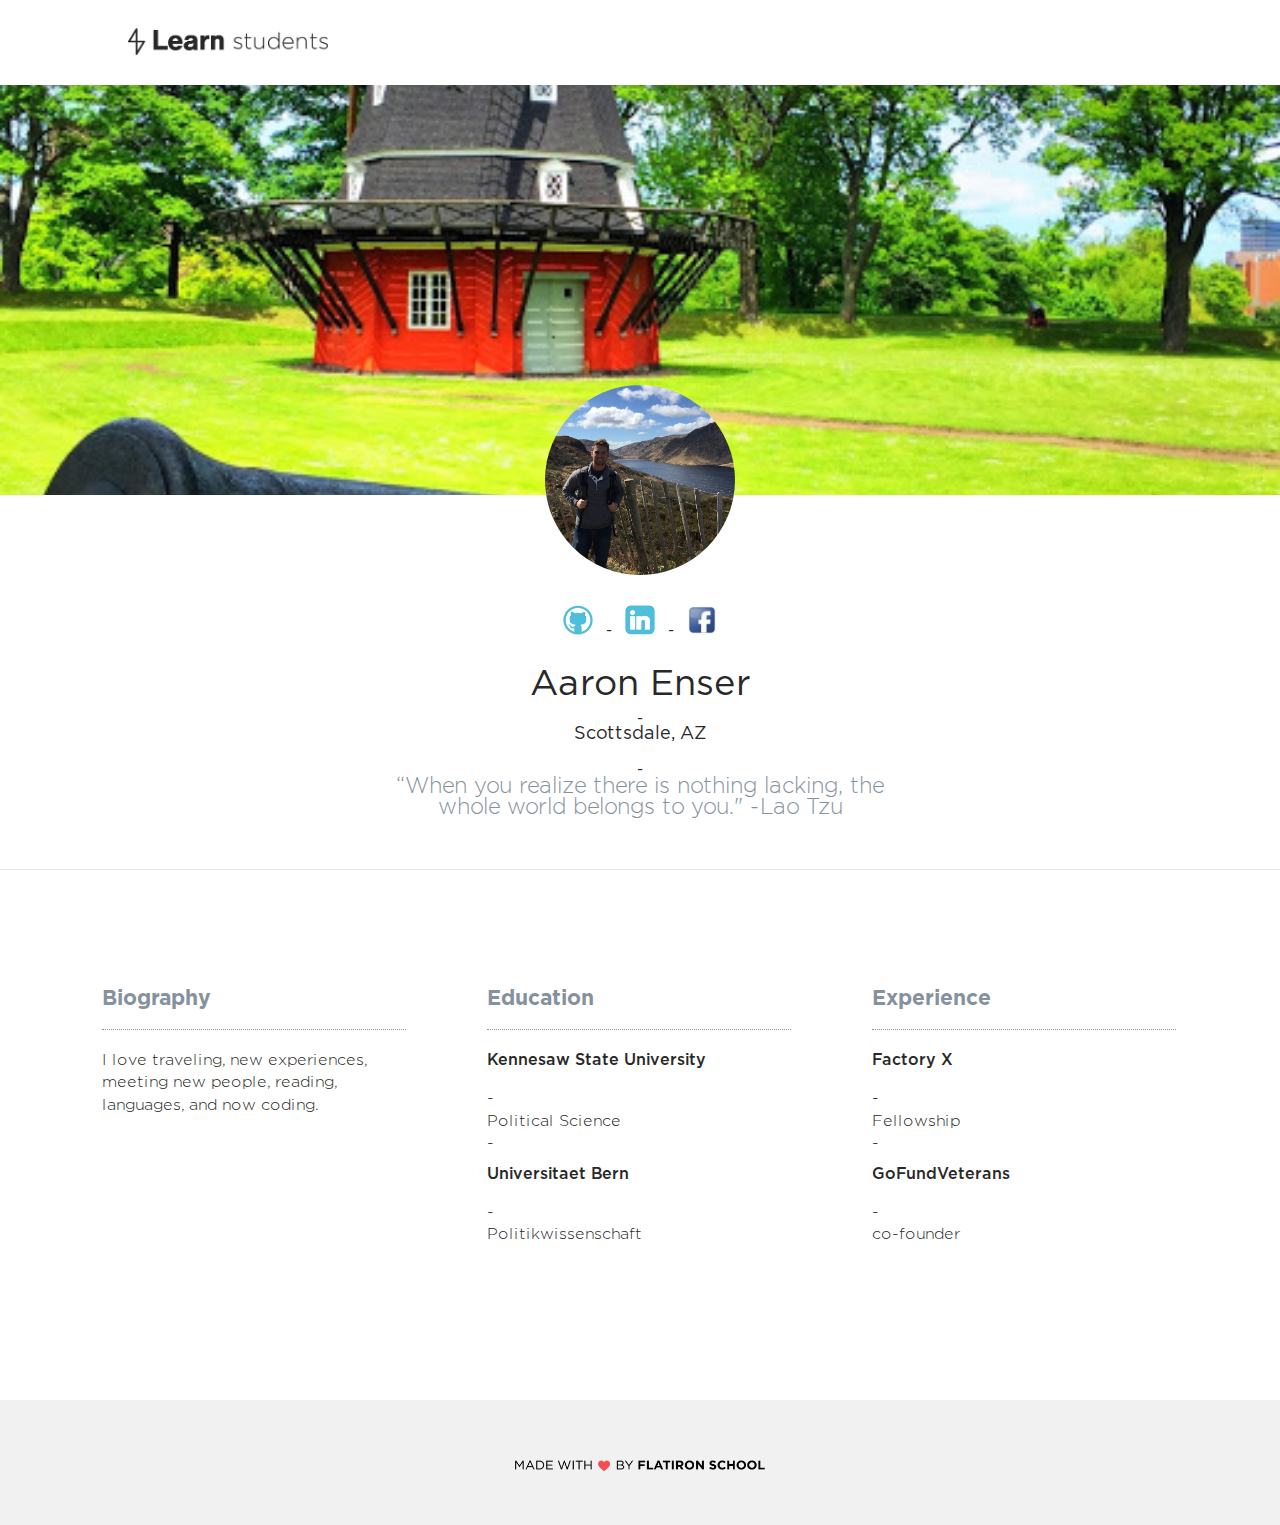
<file: students/aaron-enser.html>
<html>
  <head>
    <meta charset="utf-8"/>
    <meta name="viewport" content="width=device-width, intial-scale=1"/>
    <title>Learn Verified Student Roster</title>
    <link rel="stylesheet" href="../css/normalize.css"/>
    <link rel="stylesheet" href="../css/fonts.css"/>
    <link rel="stylesheet" href="../css/styles.css"/>
  </head>
  <body>
    <div class="main-wrapper profile">
      <header class="header">
        <a href="/">
          <img class="learn-logo" src="../assets/img/logo.png"/>
        </a>
      </header>
      <div class="profile-banner" id="aaron-enser-cover"></div>
      <div class="vitals-container">
        <div class="profile-photo" id="aaron-enser-card"></div>
        <div class="social-icon-container">
          <a href="http://www.github.com/aenser"><img class="social-icon" src="../assets/img/github-icon.png"/></a>
 -          <a href="https://www.linkedin.com/in/aaron-enser-96a756a6"><img class="social-icon" src="../assets/img/linkedin-icon.png"/></a>
 -          <a href="https://facebook.com/aaronenser"><img class="social-icon" src="../assets/img/facebook.png"/></a>
        </div>
        <div class="vitals-text-container">
          <h1 class="profile-name">Aaron Enser</h1>
 -          <h2 class="profile-location">Scottsdale, AZ</h2>
 -          <div class="profile-quote">“When you realize there is nothing lacking, the whole world belongs to you." -Lao Tzu</div>
        </div>
      </div>
      <div class="details-container">
        <div class="bio-block details-block">
          <div class="bio-content content-holder">
            <div class="title-holder">
              <h3>Biography</h3>
            </div>
            <div class="description-holder">
              <p>I love traveling, new experiences, meeting new people, reading, languages, and now coding.</p>
            </div>
          </div>
        </div>
        <div class="education-block details-block">
          <div class="education-content content-holder">
            <div class="title-holder">
              <h3>Education</h3>
            </div>
            <div class="description-holder">
              <h4>Kennesaw State University</h4>
-             <h5>Political Science</h5>
-             <h4>Universitaet Bern</h4>
-             <h5>Politikwissenschaft</h5>
            </div>
          </div>
        </div>
        <div class="experience-block details-block">
          <div class="experience-content content-holder">
            <div class="title-holder">
              <h3>Experience</h3>
            </div>
            <div class="description-holder">
               <h4>Factory X</h4>
 -             <h5>Fellowship</h5>
 -             <h4>GoFundVeterans</h4>
 -             <h5>co-founder</h5>
            </div>

          </div>
        </div>
      </div>
      <footer class="footer">
        <img class="made-with-love" src="../assets/img/made-with-love.png"/>
      </footer>
    </div>
  </body>
</html>
</file>
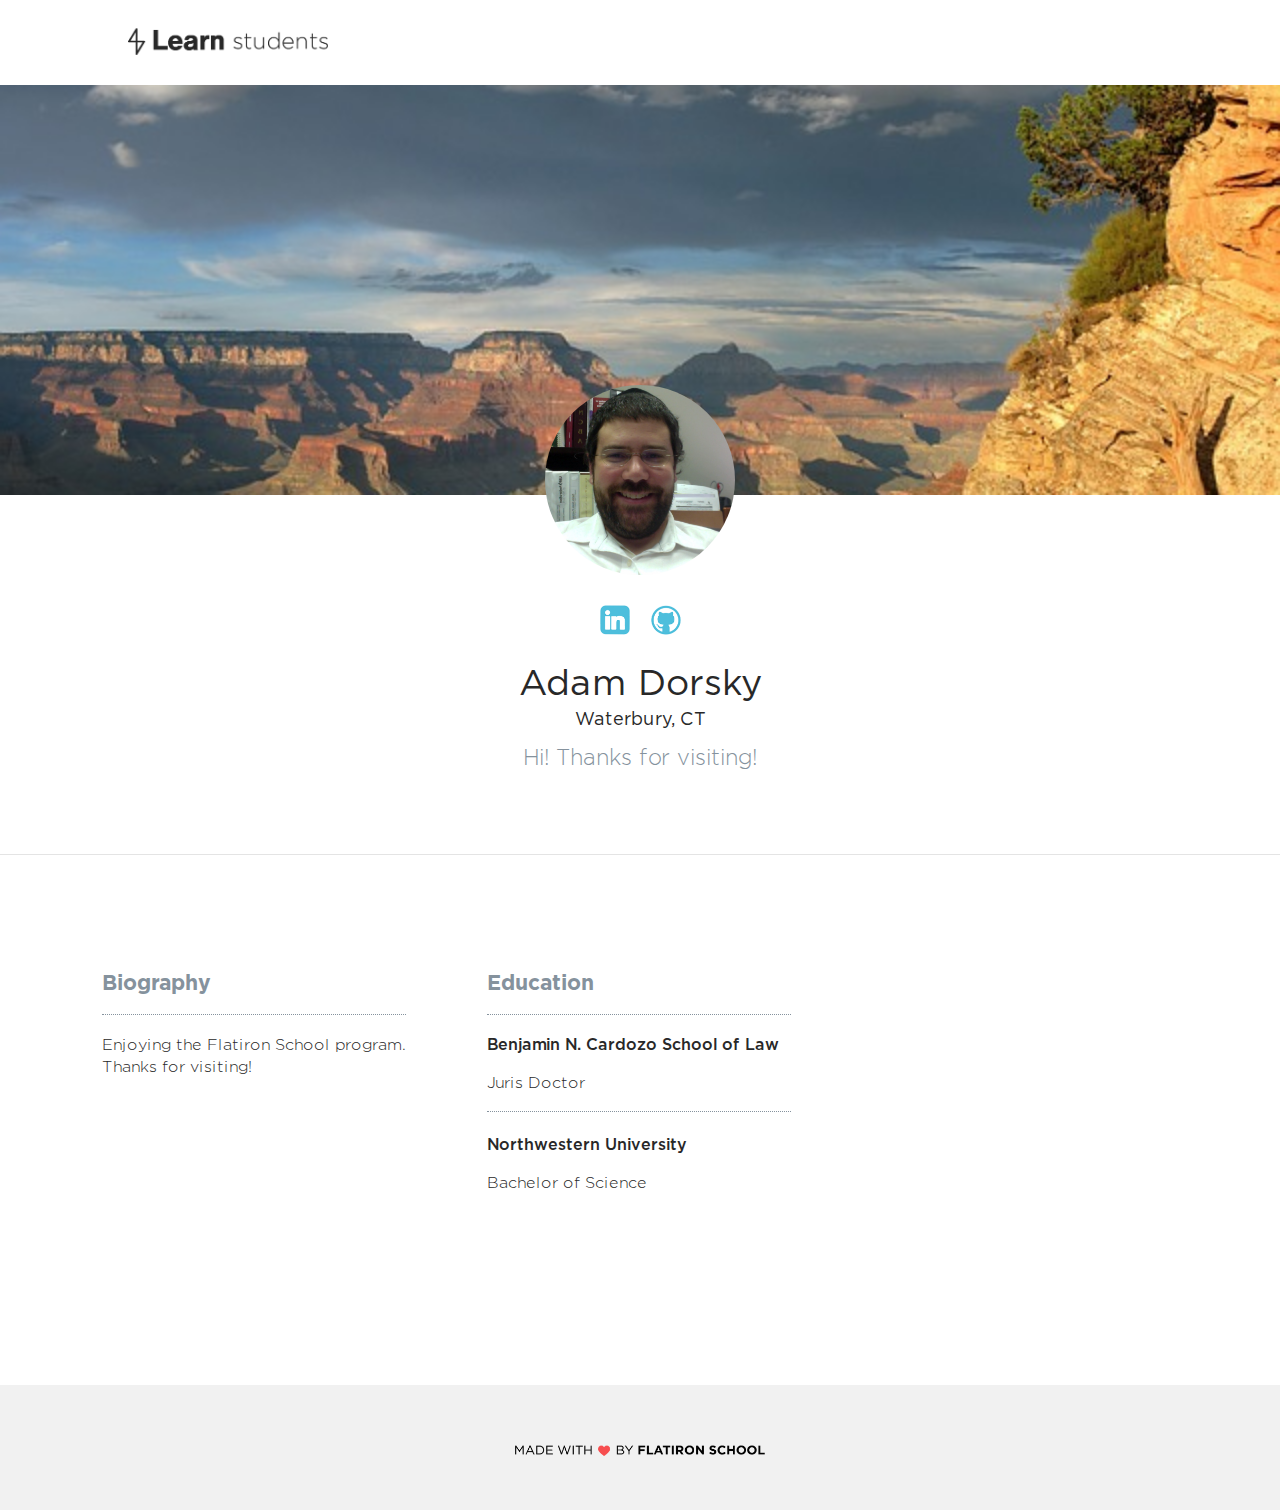
<file: students/adam-dorsky.html>
<html>
  <head>
    <meta charset="utf-8"/>
    <meta name="viewport" content="width=device-width, intial-scale=1"/>
    <title>Learn Verified Student Roster</title>
    <link rel="stylesheet" href="../css/normalize.css"/>
    <link rel="stylesheet" href="../css/fonts.css"/>
    <link rel="stylesheet" href="../css/styles.css"/>
  </head>
  <body>
    <div class="main-wrapper profile">
      <header class="header">
        <a href="/">
          <img class="learn-logo" src="../assets/img/logo.png"/>
        </a>
      </header>
      <div class="profile-banner" id="adam-dorsky-cover"></div>
      <div class="vitals-container">
        <div class="profile-photo" id="adam-dorsky-card"></div>
        <div class="social-icon-container">
          <!--<a href="https://twitter.com/dianevug"><img class="social-icon" src="../assets/img/twitter-icon.png"/></a> -->
          <a href="https://www.linkedin.com/in/adam-dorsky-b539b7114
"><img class="social-icon" src="../assets/img/linkedin-icon.png"/></a>
          <a href="https://github.com/eliyooy"><img class="social-icon" src="../assets/img/github-icon.png"/></a>
          <!--<a href="#"><img class="social-icon" src="../assets/img/rss-icon.png"/></a>-->
        </div>
        <div class="vitals-text-container">
          <h1 class="profile-name">Adam Dorsky</h1>
          <h2 class="profile-location">Waterbury, CT</h2>
          <div class="profile-quote">Hi!  Thanks for visiting!</div>
        </div>
      </div>
      <div class="details-container">
        <div class="bio-block details-block">
          <div class="bio-content content-holder">
            <div class="title-holder">
              <h3>Biography</h3>
            </div>
            <div class="description-holder">
              <p>Enjoying the Flatiron School program.  Thanks for visiting!</p>
            </div>
          </div>
        </div>
        <div class="education-block details-block">
          <div class="education-content content-holder">
            <div class="title-holder">
              <h3>Education</h3>
            </div>
            <div class="description-holder">
              <h4>Benjamin N. Cardozo School of Law</h4>
              <h5>Juris Doctor</h5>
            </div>
            <div class="description-holder">
              <h4>Northwestern University</h4>
              <h5>Bachelor of Science</h5>
            </div>
          </div>
        </div>
        <div class="experience-block details-block">
          <div class="experience-content content-holder">
          </div>
        </div>
      </div>
      <footer class="footer">
        <img class="made-with-love" src="../assets/img/made-with-love.png"/>
      </footer>
    </div>
  </body>
</html>
</file>
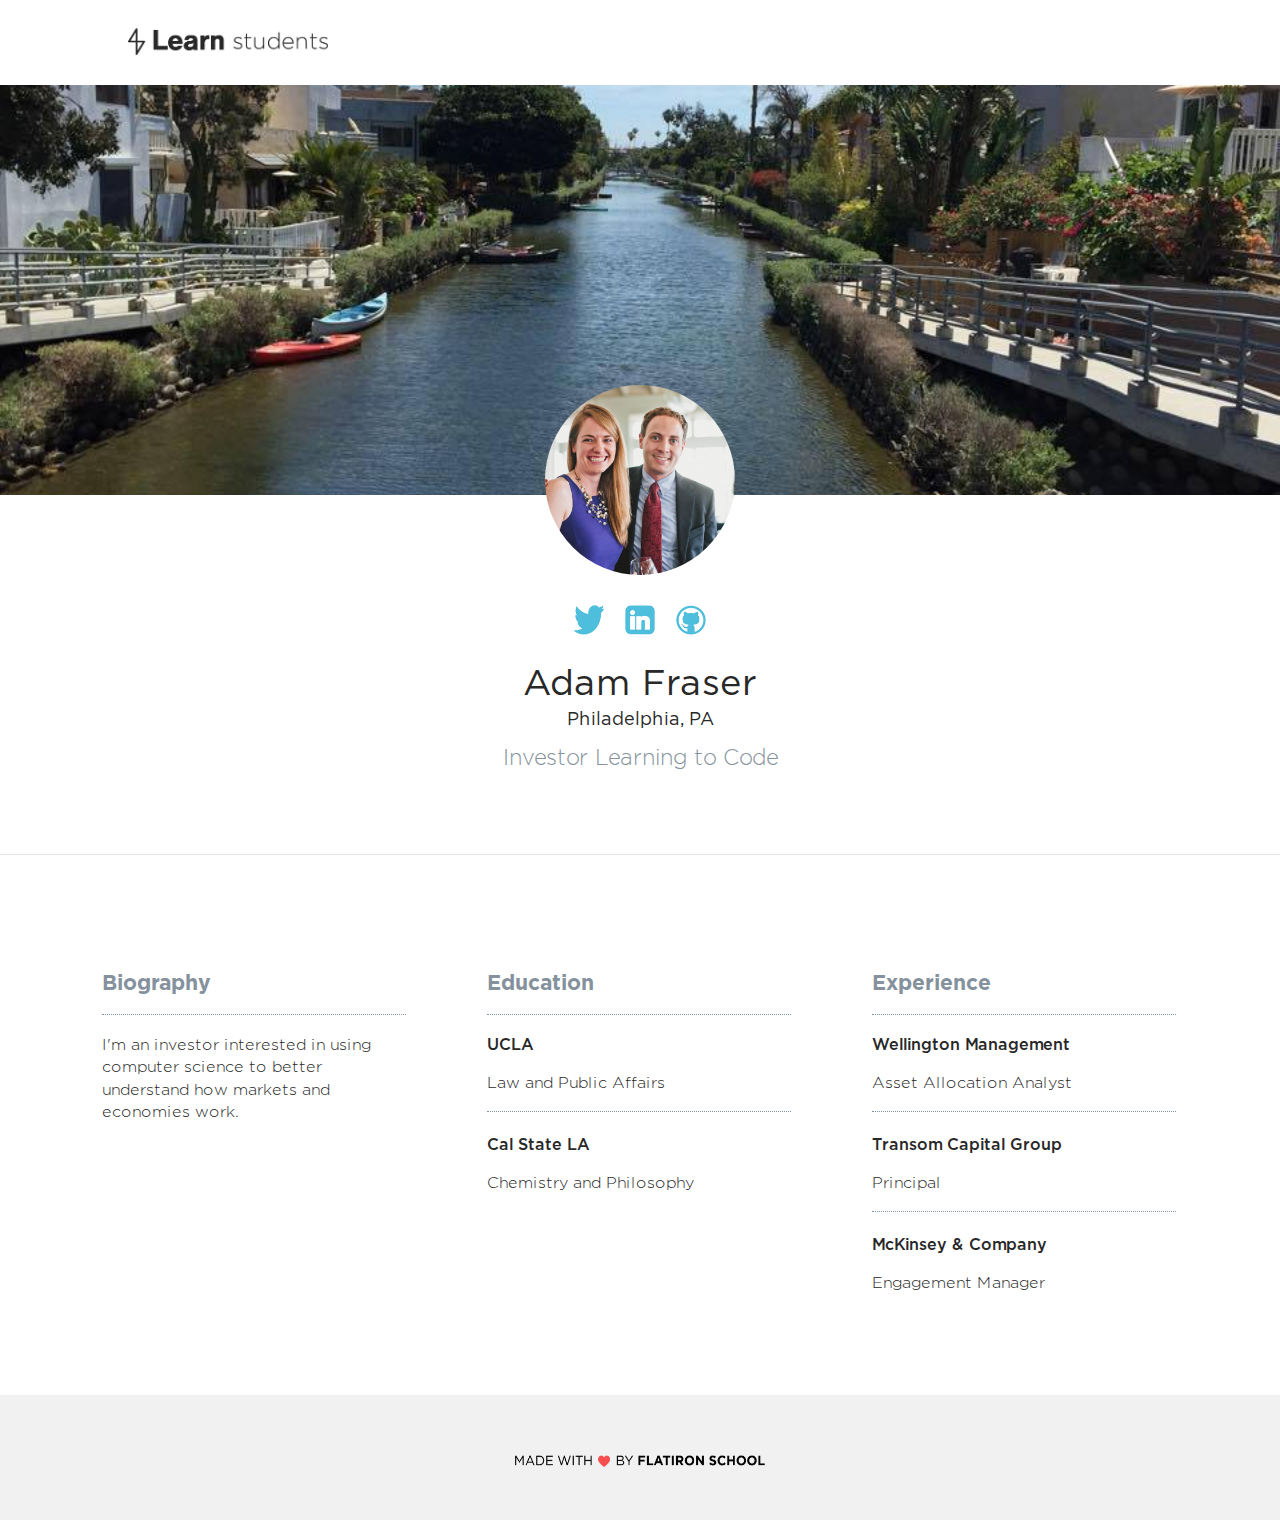
<file: students/adam-fraser.html>
<html>
  <head>
    <meta charset="utf-8"/>
    <meta name="viewport" content="width=device-width, intial-scale=1"/>
    <title>Learn Verified Student Roster</title>
    <link rel="stylesheet" href="../css/normalize.css"/>
    <link rel="stylesheet" href="../css/fonts.css"/>
    <link rel="stylesheet" href="../css/styles.css"/>
  </head>
  <body>
    <div class="main-wrapper profile">
      <header class="header">
        <a href="/">
          <img class="learn-logo" src="../assets/img/logo.png"/>
        </a>
      </header>
      <div class="profile-banner" id="adam-fraser-cover"></div>
      <div class="vitals-container">
        <div class="profile-photo" id="adam-fraser-card"></div>
        <div class="social-icon-container">
          <a href="https://twitter.com/adamfraser"><img class="social-icon" src="../assets/img/twitter-icon.png"/></a>
          <a href="http://www.linkedin.com/in/adamfraser"><img class="social-icon" src="../assets/img/linkedin-icon.png"/></a>
          <a href="http://www.github.com/adamgfraser"><img class="social-icon" src="../assets/img/github-icon.png"/></a>
          <!--<a href="#"><img class="social-icon" src="../assets/img/rss-icon.png"/></a>-->
        </div>
        <div class="vitals-text-container">
          <h1 class="profile-name">Adam Fraser</h1>
          <h2 class="profile-location">Philadelphia, PA</h2>
          <div class="profile-quote">Investor Learning to Code</div>
        </div>
      </div>
      <div class="details-container">
        <div class="bio-block details-block">
          <div class="bio-content content-holder">
            <div class="title-holder">
              <h3>Biography</h3>
            </div>
            <div class="description-holder">
              <p>I'm an investor interested in using computer science to better understand how markets and economies work.</p>
            </div>
          </div>
        </div>
        <div class="education-block details-block">
          <div class="education-content content-holder">
            <div class="title-holder">
              <h3>Education</h3>
            </div>
            <div class="description-holder">
              <h4>UCLA</h4>
              <h5>Law and Public Affairs</h5>
            </div>
            <div class="description-holder">
              <h4>Cal State LA</h4>
              <h5>Chemistry and Philosophy</h5>
            </div>
          </div>
        </div>
        <div class="experience-block details-block">
          <div class="experience-content content-holder">
            <div class="title-holder">
              <h3>Experience</h3>
            </div>
            <div class="description-holder">
              <h4>Wellington Management</h4>
              <h5>Asset Allocation Analyst</h5>
            </div>
            <div class="description-holder">
              <h4>Transom Capital Group</h4>
              <h5>Principal</h5>
            </div>
            <div class="description-holder">
              <h4>McKinsey & Company</h4>
              <h5>Engagement Manager</h5>
            </div>
          </div>
        </div>
      </div>
      <footer class="footer">
        <img class="made-with-love" src="../assets/img/made-with-love.png"/>
      </footer>
    </div>
  </body>
</html>
</file>
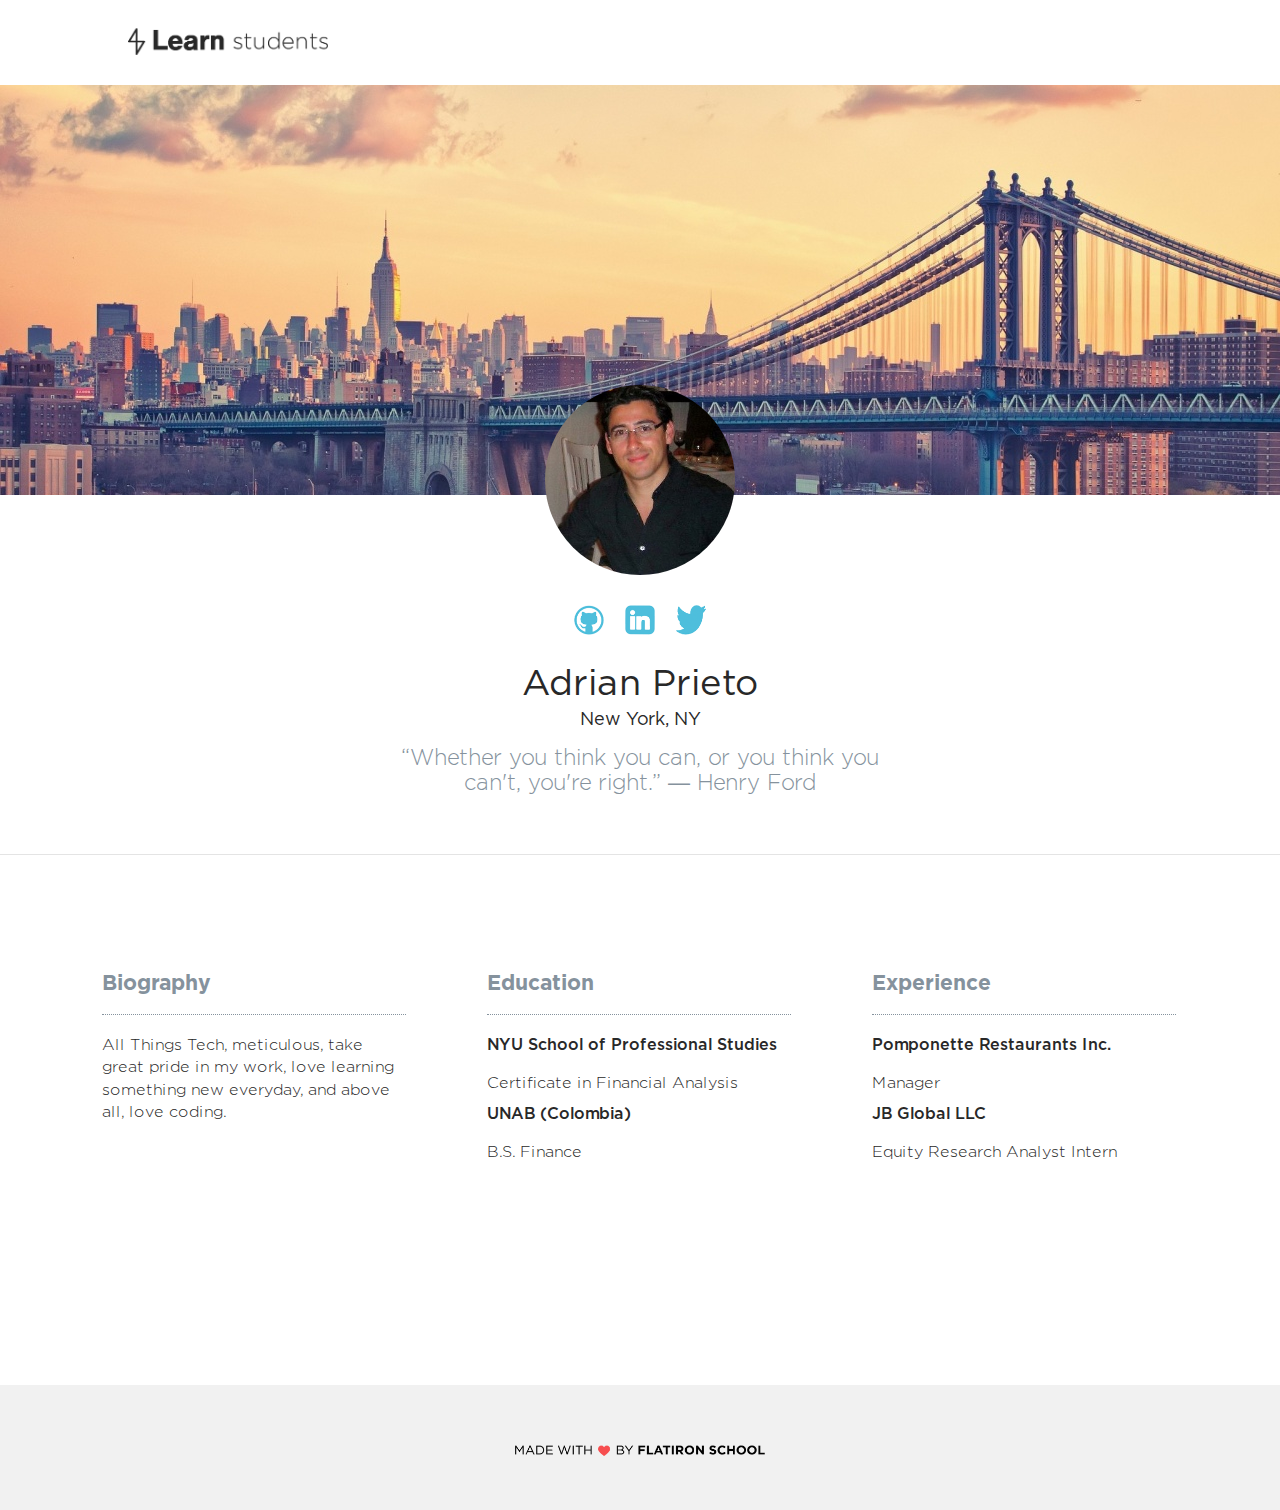
<file: students/adrian-prieto.html>
<html>
  <head>
    <meta charset="utf-8"/>
    <meta name="viewport" content="width=device-width, intial-scale=1"/>
    <title>Learn Verified Student Roster</title>
    <link rel="stylesheet" href="../css/normalize.css"/>
    <link rel="stylesheet" href="../css/fonts.css"/>
    <link rel="stylesheet" href="../css/styles.css"/>
  </head>
  <body>
    <div class="main-wrapper profile">
      <header class="header">
        <a href="/">
          <img class="learn-logo" src="../assets/img/logo.png"/>
        </a>
      </header>
      <div class="profile-banner" id="adrian-prieto-cover"></div>
      <div class="vitals-container">
        <div class="profile-photo" id="adrian-prieto-card"></div>
        <div class="social-icon-container">
          <a href="http://www.github.com/aprietof"><img class="social-icon" src="../assets/img/github-icon.png"/></a>
          <a href="https://www.linkedin.com/in/adrianprieto"><img class="social-icon" src="../assets/img/linkedin-icon.png"/></a>
          <a href="https://twitter.com/adrianprieto00"><img class="social-icon" src="../assets/img/twitter-icon.png"/></a>
        </div>
        <div class="vitals-text-container">
          <h1 class="profile-name">Adrian Prieto</h1>
          <h2 class="profile-location">New York, NY</h2>
          <div class="profile-quote">“Whether you think you can, or you think you can't, you're right.” ― Henry Ford</div>
        </div>
      </div>
      <div class="details-container">
        <div class="bio-block details-block">
          <div class="bio-content content-holder">
            <div class="title-holder">
              <h3>Biography</h3>
            </div>
            <div class="description-holder">
              <p>All Things Tech, meticulous, take great pride in my work, love learning something new everyday, and above all, love coding. </p>
            </div>
          </div>
        </div>
        <div class="education-block details-block">
          <div class="education-content content-holder">
            <div class="title-holder">
              <h3>Education</h3>
            </div>
            <div class="description-holder">
              <h4>NYU School of Professional Studies</h4>
              <h5>Certificate in Financial Analysis</h5>
              <h4>UNAB (Colombia)</h4>
              <h5>B.S. Finance</h5>
            </div>
          </div>
        </div>
        <div class="experience-block details-block">
          <div class="experience-content content-holder">
            <div class="title-holder">
              <h3>Experience</h3>
            </div>
            <div class="description-holder">
              <h4>Pomponette Restaurants Inc.</h4>
              <h5>Manager</h5>
              <h4>JB Global LLC</h4>
              <h5>Equity Research Analyst Intern</h5>
            </div>
            
          </div>
        </div>
      </div>
      <footer class="footer">
        <img class="made-with-love" src="../assets/img/made-with-love.png"/>
      </footer>
    </div>
  </body>
</html>
</file>
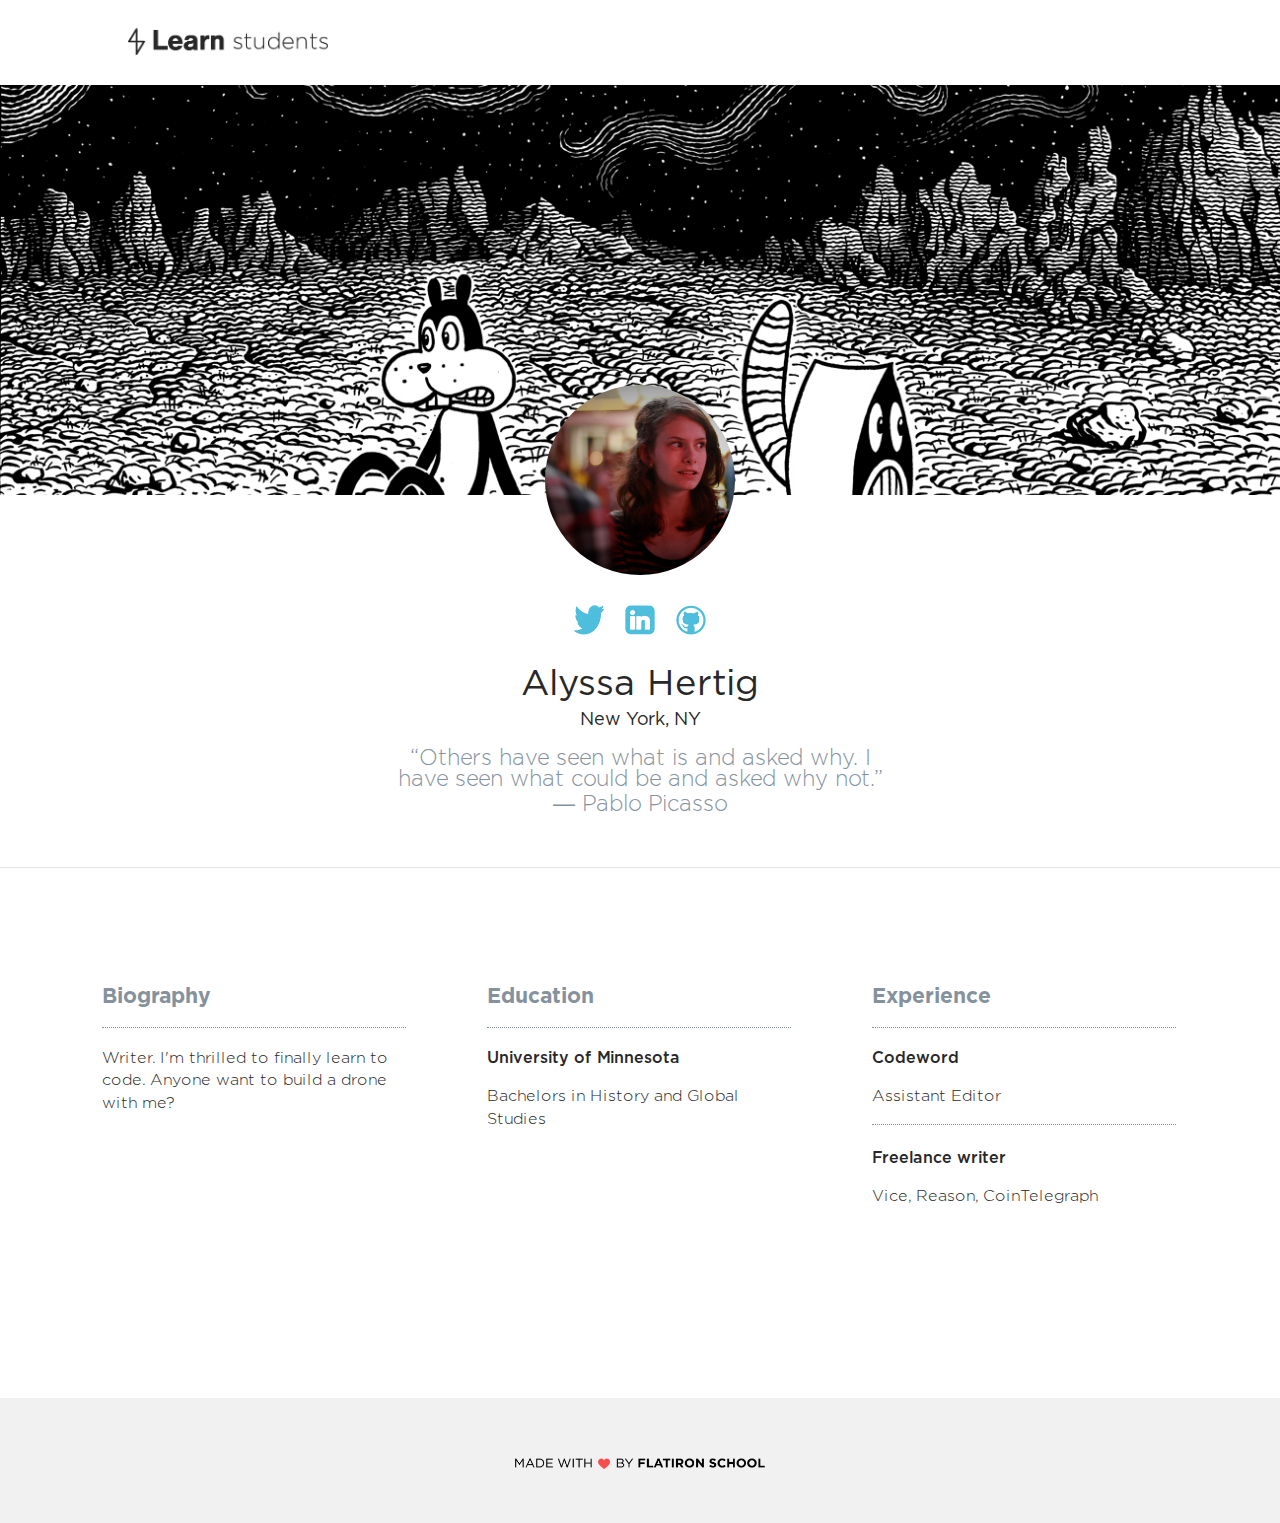
<file: students/alyssa-hertig.html>
<html>
  <head>
    <meta charset="utf-8"/>
    <meta name="viewport" content="width=device-width, intial-scale=1"/>
    <title>Learn Verified Student Roster</title>
    <link rel="stylesheet" href="../css/normalize.css"/>
    <link rel="stylesheet" href="../css/fonts.css"/>
    <link rel="stylesheet" href="../css/styles.css"/>
  </head>
  <body>
    <div class="main-wrapper profile">
      <header class="header">
        <a href="/">
          <img class="learn-logo" src="../assets/img/logo.png"/>
        </a>
      </header>
      <div class="profile-banner" id="alyssa-hertig-cover"></div>
      <div class="vitals-container">
        <div class="profile-photo" id="alyssa-hertig-card"></div>
        <div class="social-icon-container">
          <a href="https://twitter.com/AlyssaHertig"  target=_blank><img class="social-icon" src="../assets/img/twitter-icon.png"/></a>
          <a href="https://www.linkedin.com/in/alyssa-hertig-a2992556" target=_blank><img class="social-icon" src="../assets/img/linkedin-icon.png"/></a>
          <a href="https://github.com/Ahertig/" target=_blank><img class="social-icon" src="../assets/img/github-icon.png"/></a>
        </div>
        <div class="vitals-text-container">
          <h1 class="profile-name">Alyssa Hertig</h1>
          <h2 class="profile-location">New York, NY</h2>
          <div class="profile-quote">“Others have seen what is and asked why. I have seen what could be and asked why not.” ― Pablo Picasso</div>
        </div>
      </div>
      <div class="details-container">
        <div class="bio-block details-block">
          <div class="bio-content content-holder">
            <div class="title-holder">
              <h3>Biography</h3>
            </div>
            <div class="description-holder">
              <p>Writer. I'm thrilled to finally learn to code. Anyone want to build a drone with me?</p>
            </div>
          </div>
        </div>
        <div class="education-block details-block">
          <div class="education-content content-holder">
            <div class="title-holder">
              <h3>Education</h3>
            </div>
            <div class="description-holder">
              <h4>University of Minnesota</h4>
              <h5>Bachelors in History and Global Studies</h5>
            </div>
          </div>
        </div>
        <div class="experience-block details-block">
          <div class="experience-content content-holder">
            <div class="title-holder">
              <h3>Experience</h3>
            </div>
            <div class="description-holder">
              <h4>Codeword</h4>
              <h5>Assistant Editor</h5>
            </div>
            <div class="description-holder">
              <h4>Freelance writer</h4>
              <h5>Vice, Reason, CoinTelegraph</h5>
            </div>
          </div>
        </div>
      </div>
      <footer class="footer">
        <img class="made-with-love" src="../assets/img/made-with-love.png"/>
      </footer>
    </div>
  </body>
</html>
</file>
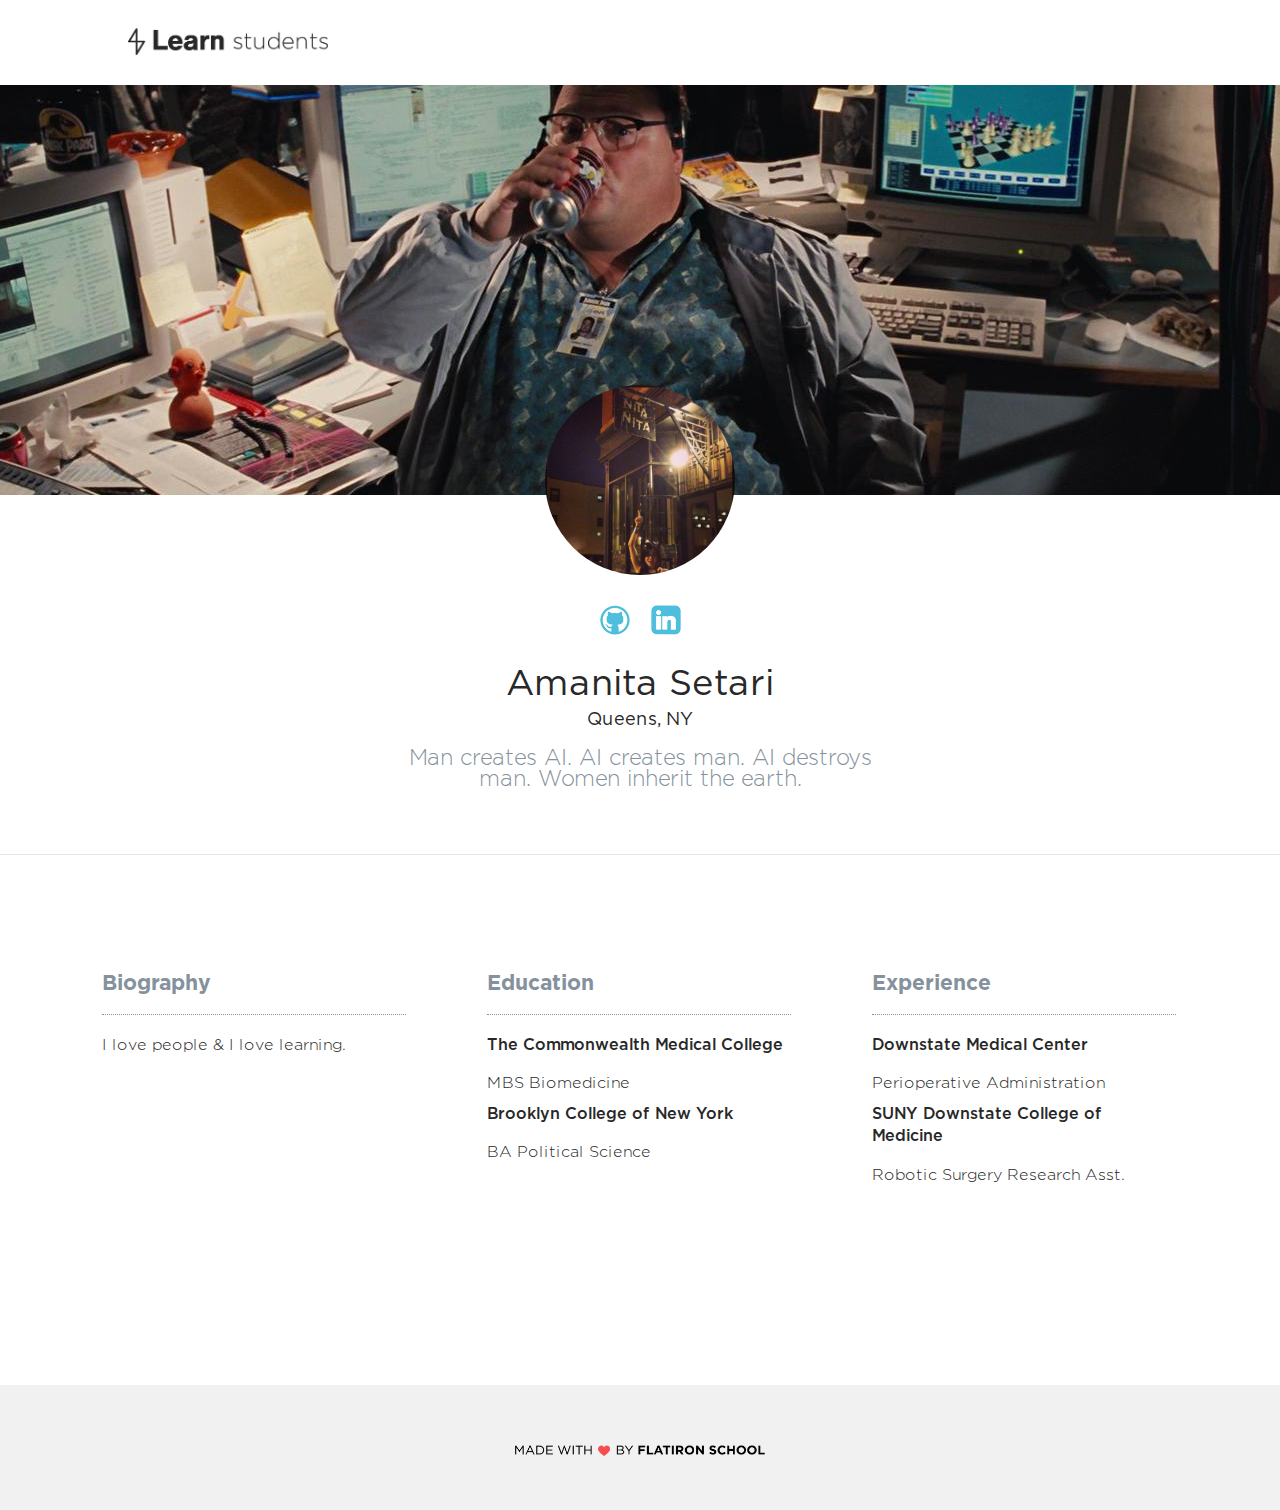
<file: students/amanita-s.html>
<html>
  <head>
    <meta charset="utf-8"/>
    <meta name="viewport" content="width=device-width, intial-scale=1"/>
    <title>Learn Verified Student Roster</title>
    <link rel="stylesheet" href="../css/normalize.css"/>
    <link rel="stylesheet" href="../css/fonts.css"/>
    <link rel="stylesheet" href="../css/styles.css"/>
  </head>
  <body>
    <div class="main-wrapper profile">
      <header class="header">
        <a href="/">
          <img class="learn-logo" src="../assets/img/logo.png"/>
        </a>
      </header>
      <div class="profile-banner" id="amanita-s-cover"></div>
      <div class="vitals-container">
        <div class="profile-photo" id="amanita-s-card"></div>
        <div class="social-icon-container">
          <a href="http://www.github.com/Certain125"><img class="social-icon" src="../assets/img/github-icon.png"/></a>
          <a href="https://www.linkedin.com/in/amanitasetari"><img class="social-icon" src="../assets/img/linkedin-icon.png"/></a>
        </div>
        <div class="vitals-text-container">
          <h1 class="profile-name">Amanita Setari</h1>
          <h2 class="profile-location">Queens, NY</h2>
          <div class="profile-quote">Man creates AI. AI creates man. AI destroys man. Women inherit the earth.</div>
        </div>
      </div>
      <div class="details-container">
        <div class="bio-block details-block">
          <div class="bio-content content-holder">
            <div class="title-holder">
              <h3>Biography</h3>
            </div>
            <div class="description-holder">
              <p>I love people & I love learning.</p>
            </div>
          </div>
        </div>
        <div class="education-block details-block">
          <div class="education-content content-holder">
            <div class="title-holder">
              <h3>Education</h3>
            </div>
            <div class="description-holder">
              <h4>The Commonwealth Medical College</h4>
              <h5>MBS Biomedicine</h5>
              <h4>Brooklyn College of New York</h4>
              <h5>BA Political Science</h5>
            </div>
          </div>
        </div>
        <div class="experience-block details-block">
          <div class="experience-content content-holder">
            <div class="title-holder">
              <h3>Experience</h3>
            </div>
            <div class="description-holder">
              <h4>Downstate Medical Center</h4>
              <h5>Perioperative Administration</h5>
              <h4>SUNY Downstate College of Medicine</h4>
              <h5>Robotic Surgery Research Asst.</h5>
            </div>

          </div>
        </div>
      </div>
      <footer class="footer">
        <img class="made-with-love" src="../assets/img/made-with-love.png"/>
      </footer>
    </div>
  </body>
</html>
</file>
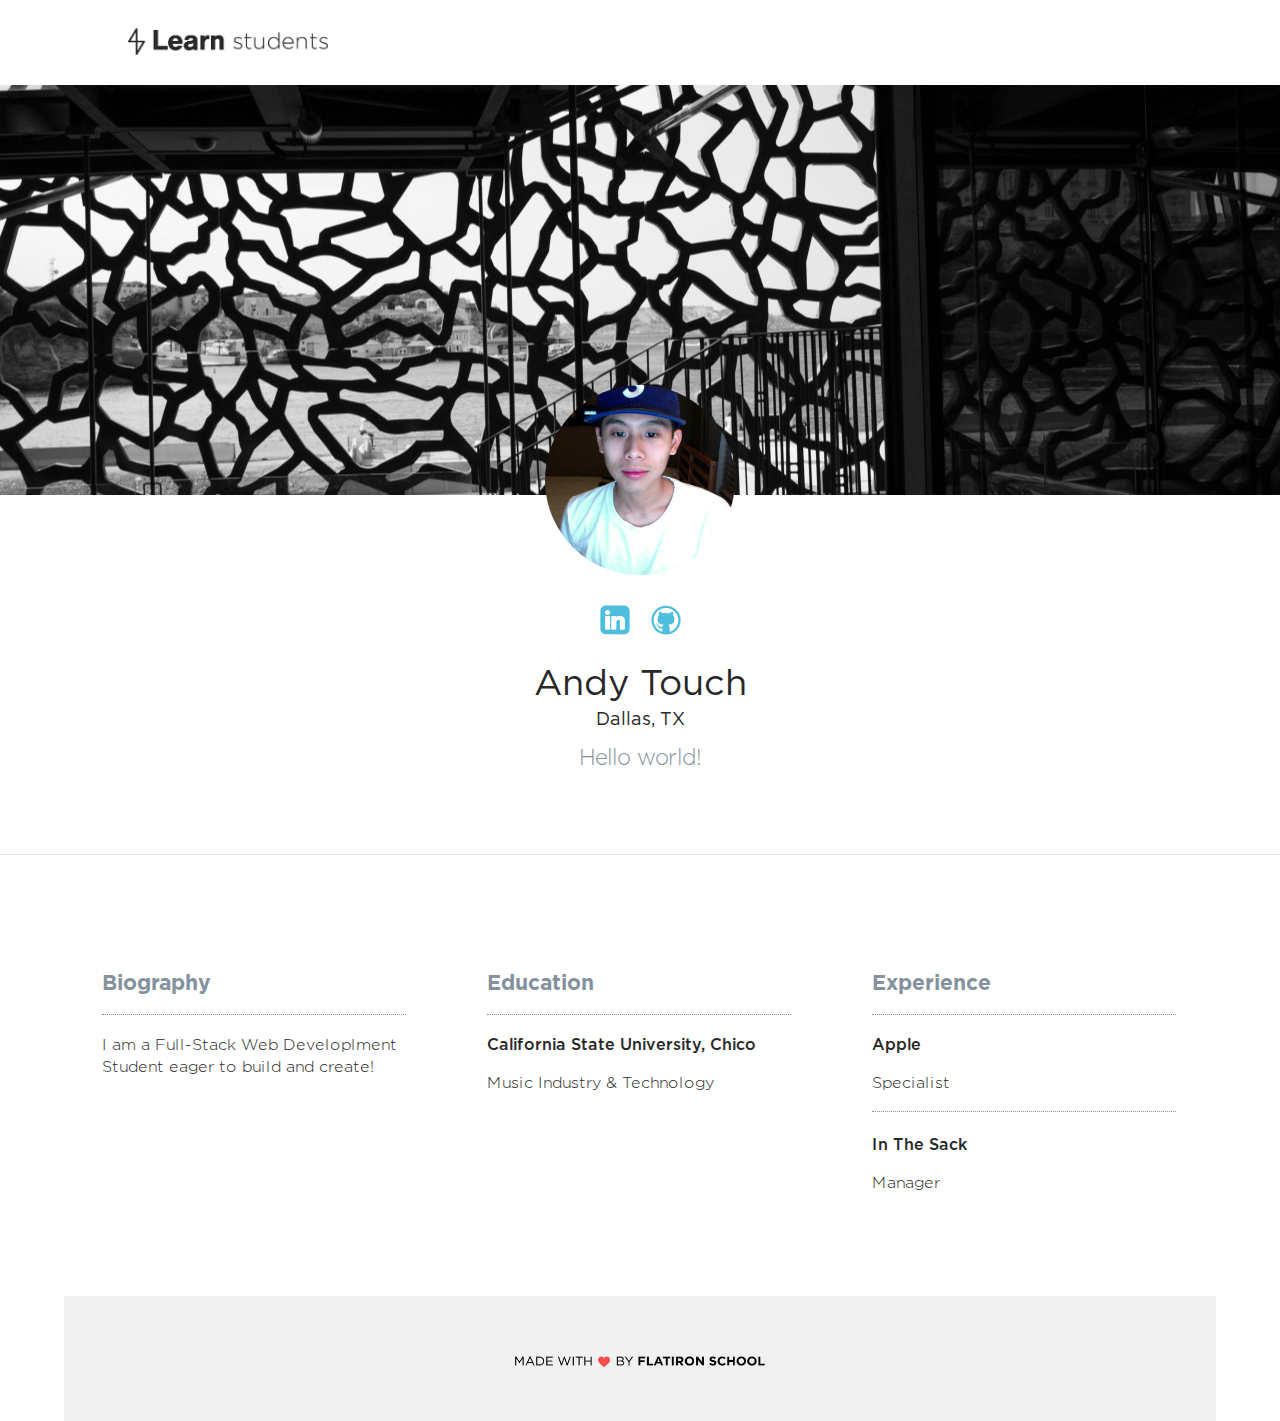
<file: students/andy-touch.html>
<html>
  <head>
    <meta charset="utf-8"/>
    <meta name="viewport" content="width=device-width, intial-scale=1"/>
    <title>Learn Verified Student Roster</title>
    <link rel="stylesheet" href="../css/normalize.css"/>
    <link rel="stylesheet" href="../css/fonts.css"/>
    <link rel="stylesheet" href="../css/styles.css"/>
  </head>
  <body>
    <div class="main-wrapper profile">
      <header class="header">
        <a href="/">
          <img class="learn-logo" src="../assets/img/logo.png"/>
        </a>
      </header>
      <div class="profile-banner" id="andy-touch-cover"></div>
      <div class="vitals-container">
        <div class="profile-photo" id="andy-touch-card"></div>
        <div class="social-icon-container">
          <!--<a href="https://twitter.com/dianevug"><img class="social-icon" src="../assets/img/twitter-icon.png"/></a> -->
          <a href="https://www.linkedin.com/in/andy-touch-49a259113
"><img class="social-icon" src="../assets/img/linkedin-icon.png"/></a>
          <a href="http://www.github.com/andytouch93"><img class="social-icon" src="../assets/img/github-icon.png"/></a>
          <!--<a href="#"><img class="social-icon" src="../assets/img/rss-icon.png"/></a>-->
        </div>
        <div class="vitals-text-container">
          <h1 class="profile-name">Andy Touch</h1>
          <h2 class="profile-location">Dallas, TX</h2>
          <div class="profile-quote">Hello world!</div>
        </div>
      </div>
      <div class="details-container">
        <div class="bio-block details-block">
          <div class="bio-content content-holder">
            <div class="title-holder">
              <h3>Biography</h3>
            </div>
            <div class="description-holder">
              <p>I am a Full-Stack Web Developlment Student eager to build and create!</p>
            </div>
          </div>
        </div>
        <div class="education-block details-block">
          <div class="education-content content-holder">
            <div class="title-holder">
              <h3>Education</h3>
            </div>
            <div class="description-holder">
              <h4>California State University, Chico</h4>
              <h5>Music Industry & Technology</h5>
            </div>
          </div>
        </div>
        <div class="experience-block details-block">
          <div class="experience-content content-holder">
            <div class="title-holder">
              <h3>Experience</h3>
            </div>
            <div class="description-holder">
              <h4>Apple</h4>
              <h5>Specialist</h5>
            <div class="description-holder">
              <h4>In The Sack</h4>
              <h5>Manager</h5>
            </div>
          </div>
        </div>
      </div>
      <footer class="footer">
        <img class="made-with-love" src="../assets/img/made-with-love.png"/>
      </footer>
    </div>
  </body>
</html>
</file>
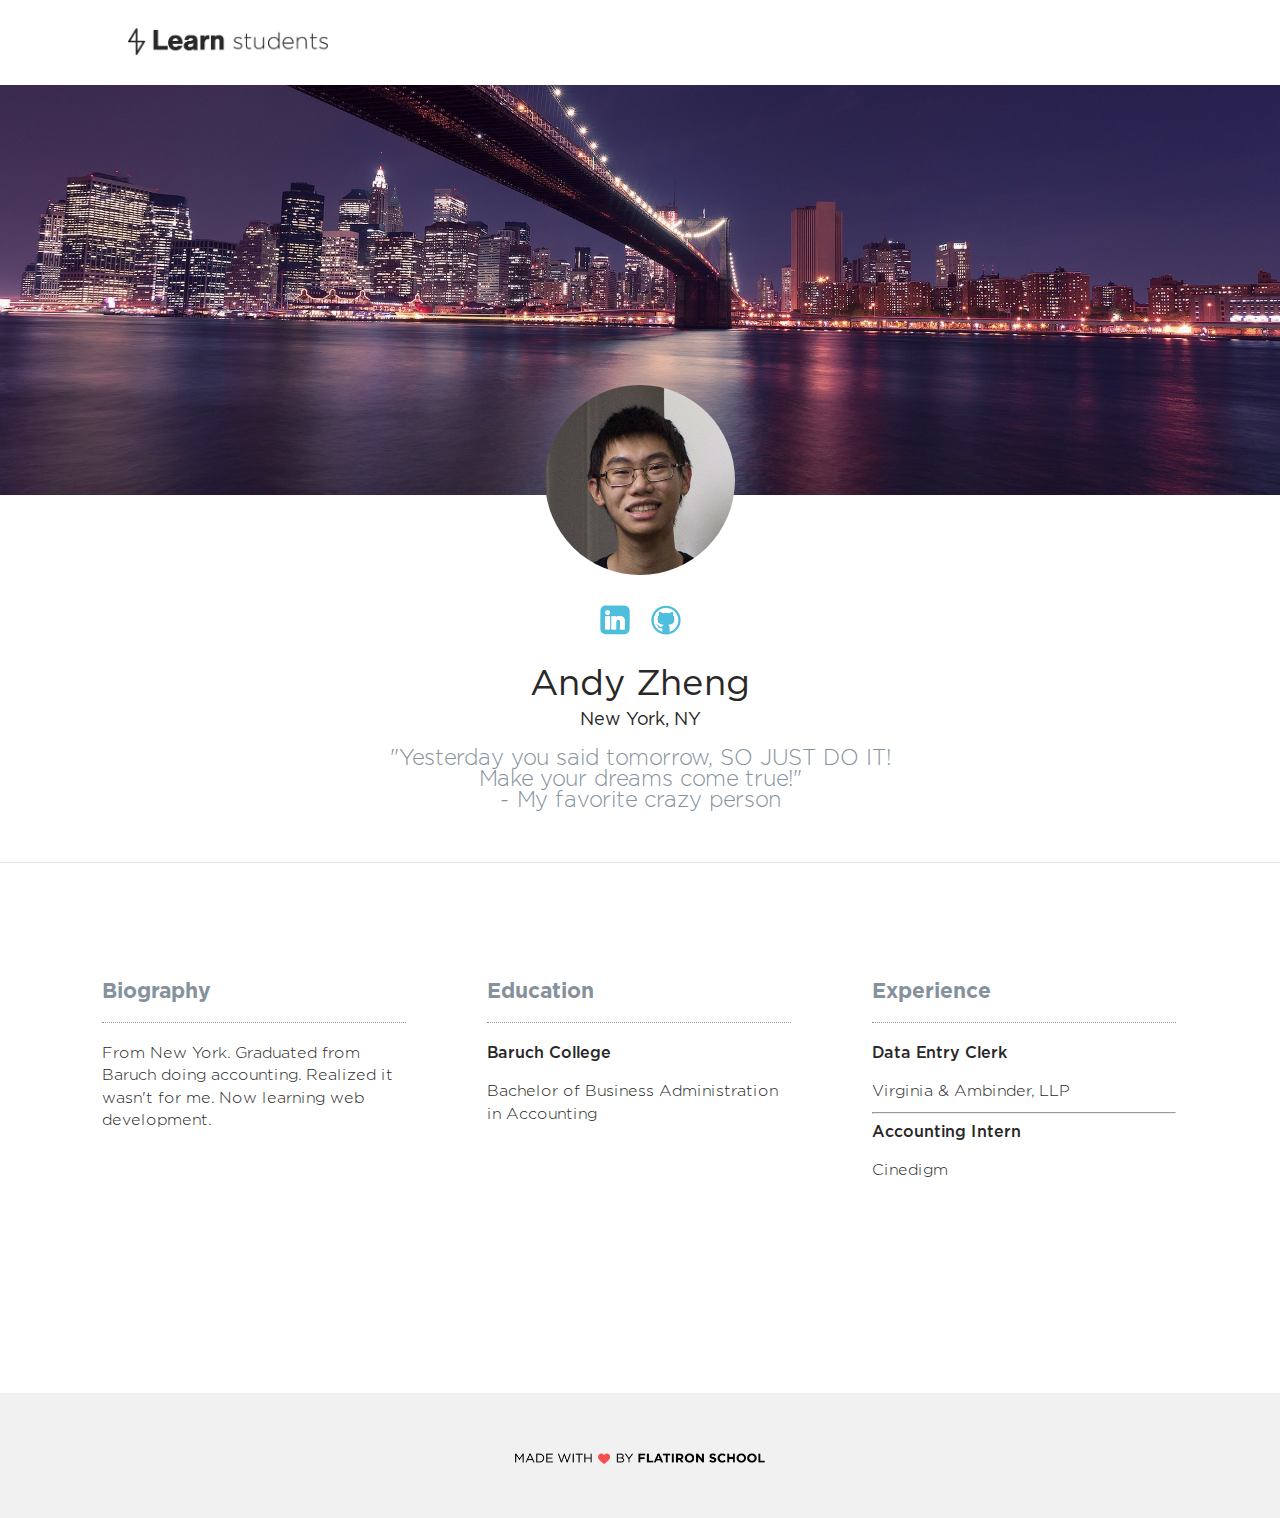
<file: students/andy-zheng.html>
<html>
  <head>
    <meta charset="utf-8"/>
    <meta name="viewport" content="width=device-width, intial-scale=1"/>
    <title>Learn Verified Student Roster</title>
    <link rel="stylesheet" href="../css/normalize.css"/>
    <link rel="stylesheet" href="../css/fonts.css"/>
    <link rel="stylesheet" href="../css/styles.css"/>
  </head>
  <body>
    <div class="main-wrapper profile">
      <header class="header">
        <a href="../">
          <img class="learn-logo" src="../assets/img/logo.png"/>
        </a>
      </header>
      <div class="profile-banner" id="andy-zheng-cover"></div>
      <div class="vitals-container">
        <div class="profile-photo" id="andy-zheng-card"></div>
        <div class="social-icon-container">
          <a href="https://www.linkedin.com/in/andy-zheng-0b0438b7"><img class="social-icon" src="../assets/img/linkedin-icon.png"/></a>
          <a href="https://github.com/azheng249"><img class="social-icon" src="../assets/img/github-icon.png"/></a>
        </div>
        <div class="vitals-text-container">
          <h1 class="profile-name">Andy Zheng</h1>
          <h2 class="profile-location">New York, NY</h2>
          <div class="profile-quote">"Yesterday you said tomorrow, SO JUST DO IT! Make your dreams come true!"<br>- My favorite crazy person</div>
        </div>
      </div>
      <div class="details-container">
        <div class="bio-block details-block">
          <div class="bio-content content-holder">
            <div class="title-holder">
              <h3>Biography</h3>
            </div>
            <div class="description-holder">
              <p>From New York. Graduated from Baruch doing accounting. Realized it wasn't for me. Now learning web development.</p>
            </div>
          </div>
        </div>
        <div class="education-block details-block">
          <div class="education-content content-holder">
            <div class="title-holder">
              <h3>Education</h3>
            </div>
            <div class="description-holder">
              <h4>Baruch College</h4>
              <h5>Bachelor of Business Administration in Accounting</h5>
            </div>
          </div>
        </div>
        <div class="experience-block details-block">
          <div class="experience-content content-holder">
            <div class="title-holder">
              <h3>Experience</h3>
            </div>
            <div class="description-holder">
              <h4>Data Entry Clerk</h4>
              <h5>Virginia &amp; Ambinder, LLP</h5>
              <hr>
              <h4>Accounting Intern</h4>
              <h5>Cinedigm</h5>
            </div>
          </div>
        </div>
      </div>
      <footer class="footer">
        <img class="made-with-love" src="../assets/img/made-with-love.png"/>
      </footer>
    </div>
  </body>
</html>
</file>
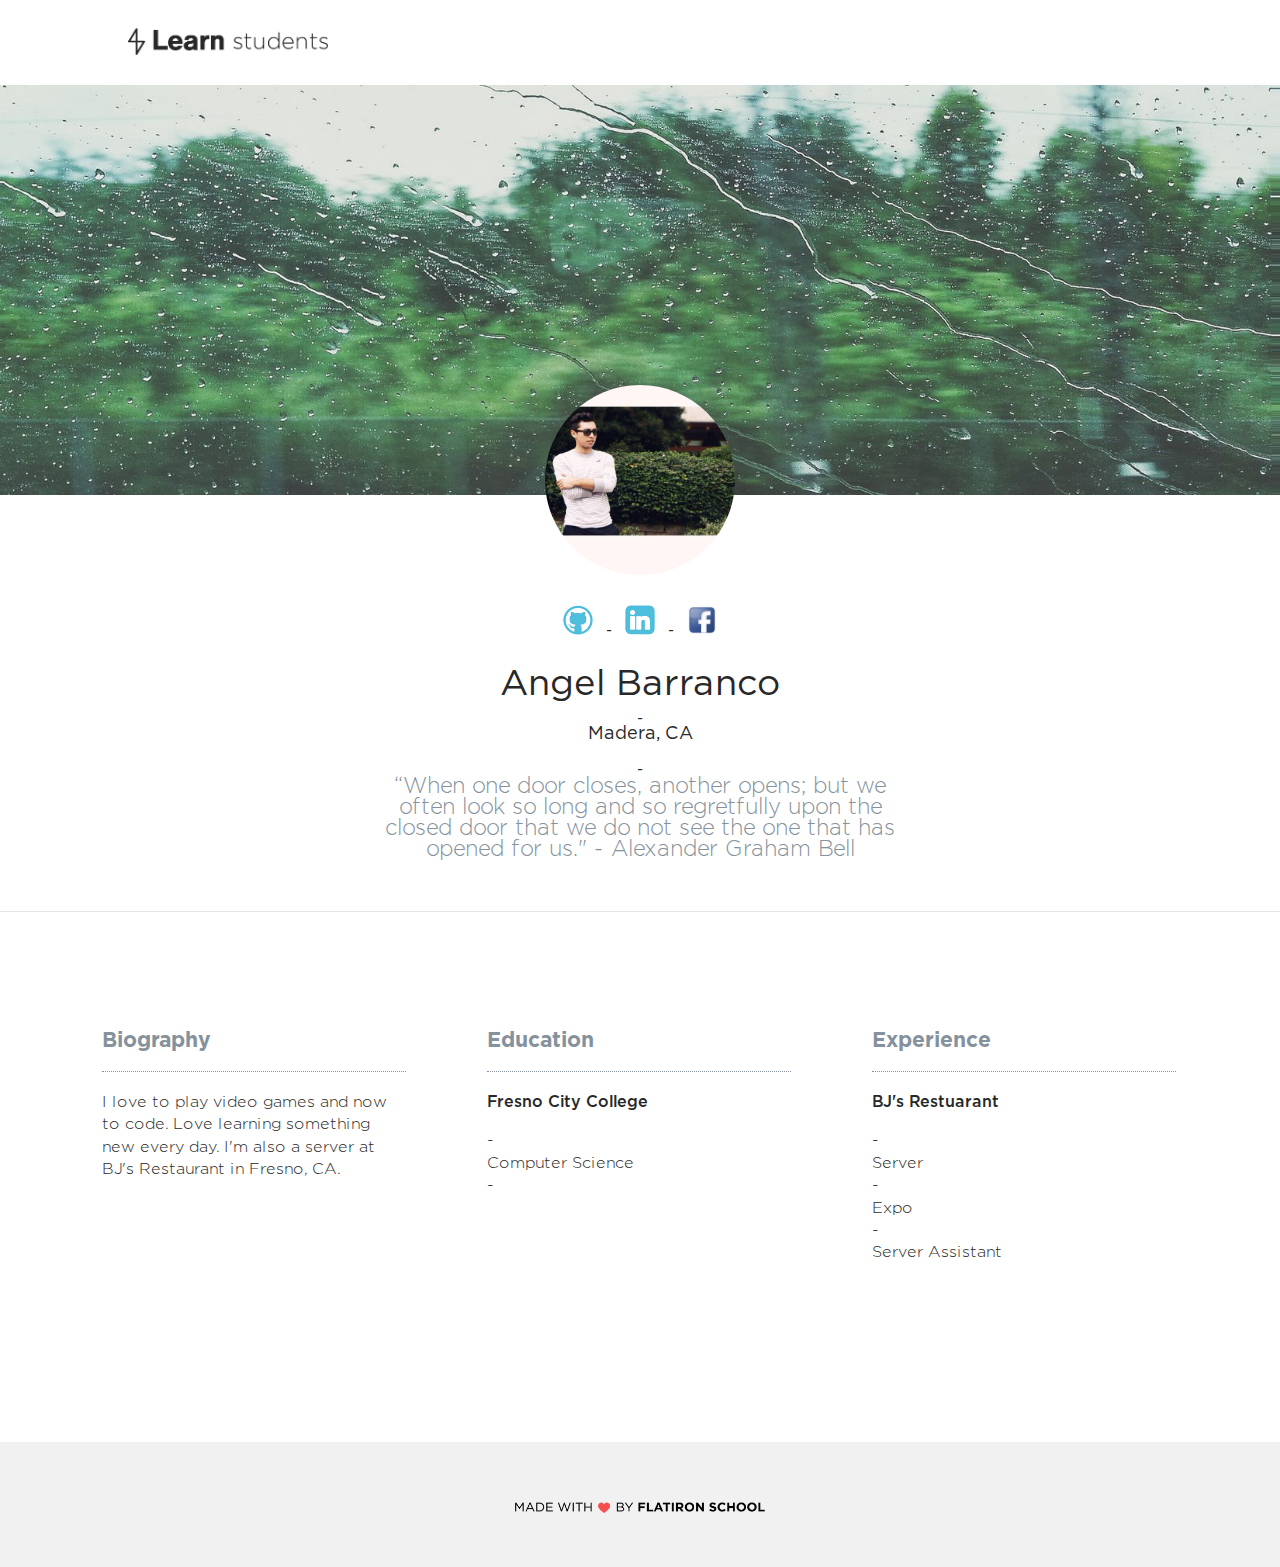
<file: students/angel-barranco.html>
<html>
  <head>
    <meta charset="utf-8"/>
    <meta name="viewport" content="width=device-width, intial-scale=1"/>
    <title>Learn Verified Student Roster</title>
    <link rel="stylesheet" href="../css/normalize.css"/>
    <link rel="stylesheet" href="../css/fonts.css"/>
    <link rel="stylesheet" href="../css/styles.css"/>
  </head>
  <body>
    <div class="main-wrapper profile">
      <header class="header">
        <a href="/">
          <img class="learn-logo" src="../assets/img/logo.png"/>
        </a>
      </header>
      <div class="profile-banner" id="angel-barranco-cover"></div>
      <div class="vitals-container">
        <div class="profile-photo" id="angel-barranco-card"></div>
        <div class="social-icon-container">
          <a href="https://github.com/abarranco650"><img class="social-icon" src="../assets/img/github-icon.png"/></a>
 -          <a href="https://www.linkedin.com/in/angel-barranco-a20b33104?trk=nav_responsive_tab_profile_pic"><img class="social-icon" src="../assets/img/linkedin-icon.png"/></a>
 -          <a href="https://www.facebook.com/angel.barranco.9"><img class="social-icon" src="../assets/img/facebook.png"/></a>
        </div>
        <div class="vitals-text-container">
          <h1 class="profile-name">Angel Barranco</h1>
 -          <h2 class="profile-location">Madera, CA</h2>
 -          <div class="profile-quote">“When one door closes, another opens; but we often look so long and so regretfully upon the closed door that we do not see the one that has opened for us." - Alexander Graham Bell</div>
        </div>
      </div>
      <div class="details-container">
        <div class="bio-block details-block">
          <div class="bio-content content-holder">
            <div class="title-holder">
              <h3>Biography</h3>
            </div>
            <div class="description-holder">
              <p>I love to play video games and now to code. Love learning something new every day. I'm also a server at BJ's Restaurant in Fresno, CA.</p>
            </div>
          </div>
        </div>
        <div class="education-block details-block">
          <div class="education-content content-holder">
            <div class="title-holder">
              <h3>Education</h3>
            </div>
            <div class="description-holder">
              <h4>Fresno City College</h4>
-             <h5>Computer Science</h5>
-             
            </div>
          </div>
        </div>
        <div class="experience-block details-block">
          <div class="experience-content content-holder">
            <div class="title-holder">
              <h3>Experience</h3>
            </div>
            <div class="description-holder">
               <h4>BJ's Restuarant </h4>
 -             <h5>Server</h5>
 -             <h5>Expo</h5>
 -             <h5>Server Assistant</h5>
            </div>

          </div>
        </div>
      </div>
      <footer class="footer">
        <img class="made-with-love" src="../assets/img/made-with-love.png"/>
      </footer>
    </div>
  </body>
</html>
</file>
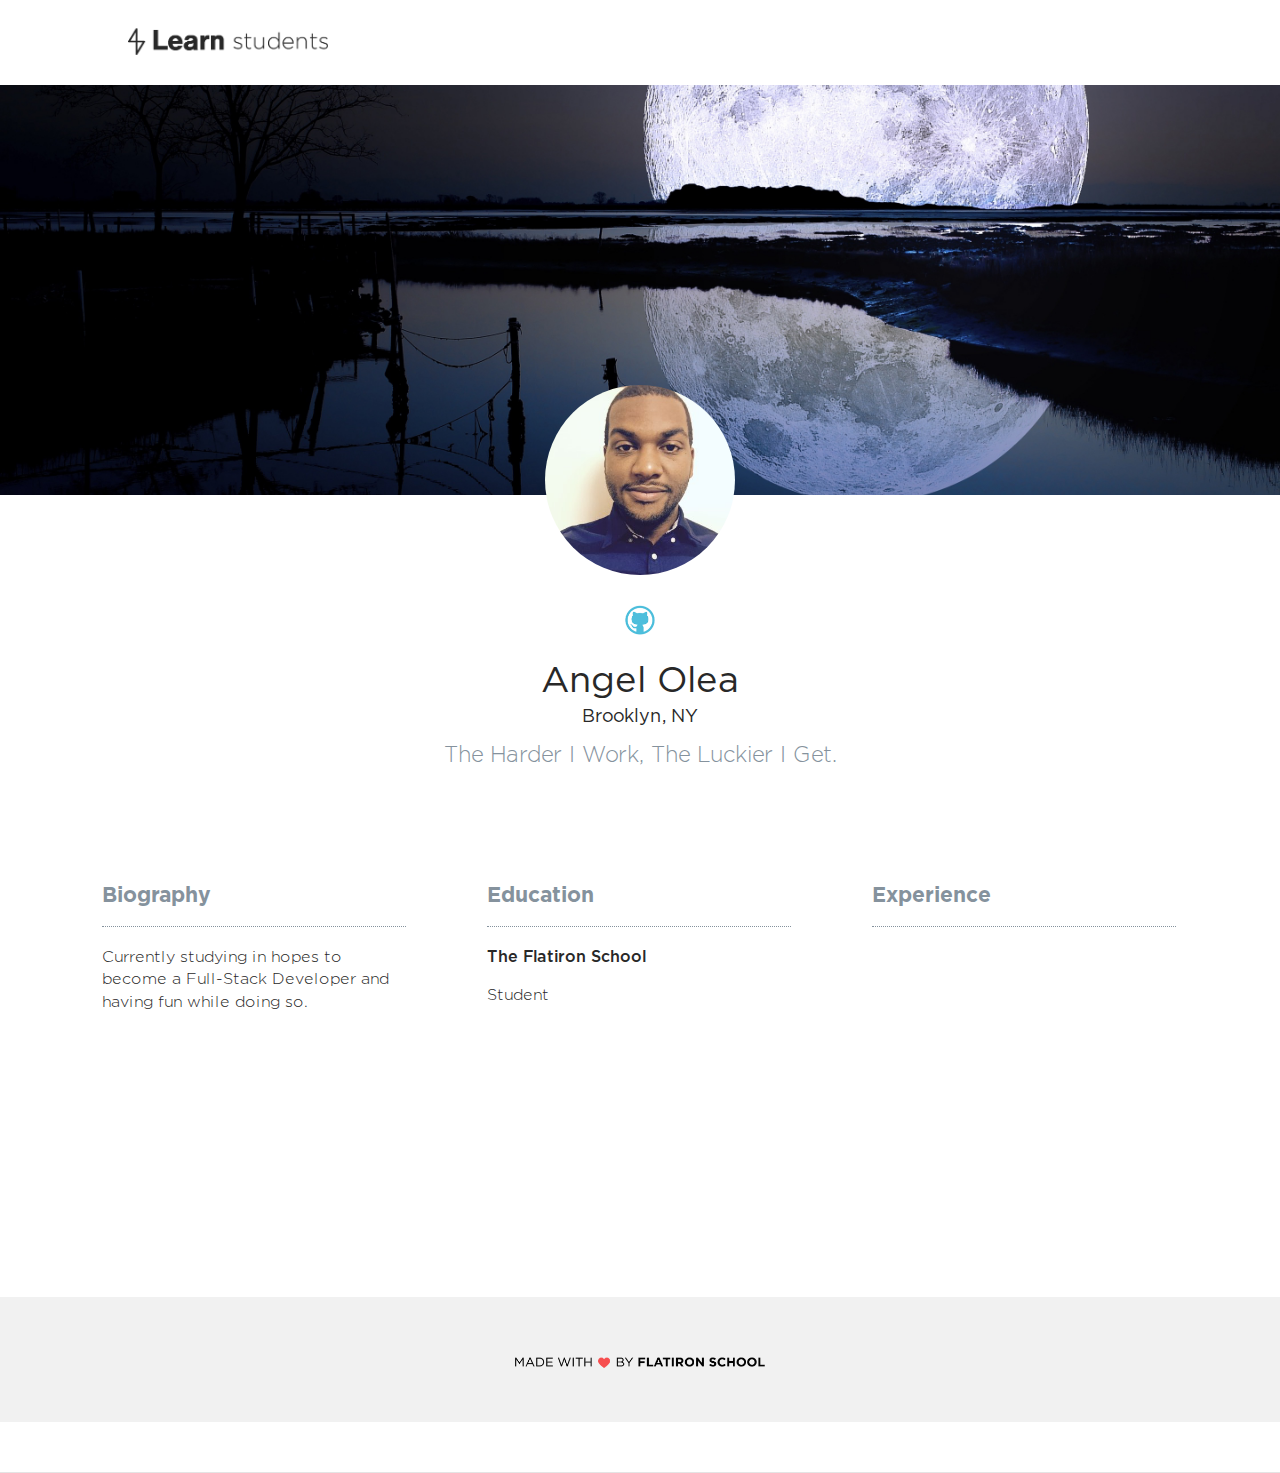
<file: students/angel-olea.html>
<html>
  <head>
    <meta charset="utf-8"/>
    <meta name="viewport" content="width=device-width, intial-scale=1"/>
    <title>Learn Verified Student Roster</title>
    <link rel="stylesheet" href="../css/normalize.css"/>
    <link rel="stylesheet" href="../css/fonts.css"/>
    <link rel="stylesheet" href="../css/styles.css"/>
  </head>
  <body>
    <div class="main-wrapper profile">
      <header class="header">
        <a href="/">
          <img class="learn-logo" src="../assets/img/logo.png"/>
        </a>
      </header>
      <div class="profile-banner" id="angel-olea-cover"></div>
      <div class="vitals-container">
        <div class="profile-photo" id="angel-olea"></div>
        <div class="social-icon-container">
          <a href="http://www.github.com/saturn226"><img class="social-icon" src="../assets/img/github-icon.png"/></a>
          <!--<a href="#"><img class="social-icon" src="../assets/img/rss-icon.png"/></a>-->
        </div>
        <div class="vitals-text-container">
          <h1 class="profile-name">Angel Olea</h1>
          <h2 class="profile-location">Brooklyn, NY</h2>
          <div class="profile-quote">The Harder I Work, The Luckier I Get.
        </div>
      </div>
      <div class="details-container">
        <div class="bio-block details-block">
          <div class="bio-content content-holder">
            <div class="title-holder">
              <h3>Biography</h3>
            </div>
            <div class="description-holder">
              <p>Currently studying in hopes to become a Full-Stack Developer and having fun while doing so.</p>
            </div>
          </div>
        </div>
        <div class="education-block details-block">
          <div class="education-content content-holder">
            <div class="title-holder">
              <h3>Education</h3>
            </div>
            <div class="description-holder">
              <h4>The Flatiron School</h4>
              <h5>Student</h5>
            </div>
          </div>
        </div>
        <div class="experience-block details-block">
          <div class="experience-content content-holder">
            <div class="title-holder">
              <h3>Experience</h3>
            </div>
            <div class="description-holder">
              
            </div>
            
          </div>
        </div>
      </div>
      <footer class="footer">
        <img class="made-with-love" src="../assets/img/made-with-love.png"/>
      </footer>
    </div>
  </body>
</html>
</file>
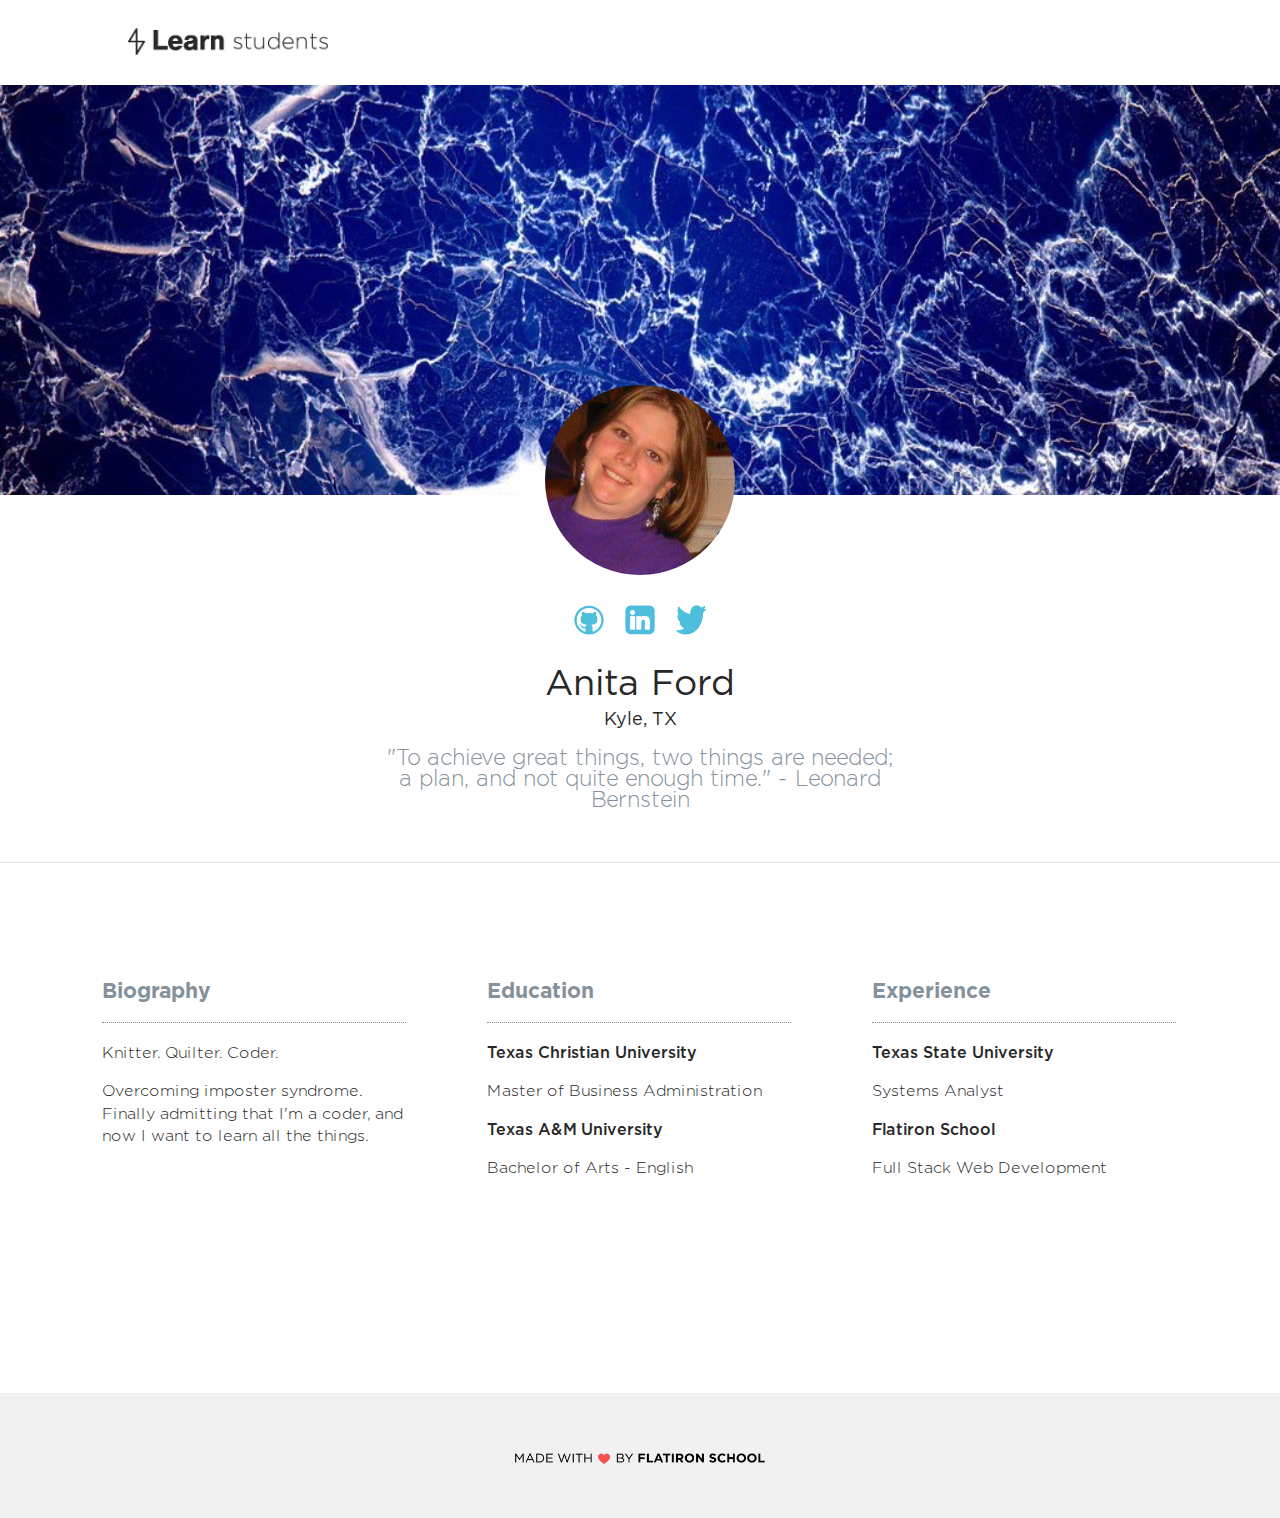
<file: students/anita-ford.html>
<html>
  <head>
    <meta charset="utf-8"/>
    <meta name="viewport" content="width=device-width, intial-scale=1"/>
    <title>Learn Verified Student Roster</title>
    <link rel="stylesheet" href="../css/normalize.css"/>
    <link rel="stylesheet" href="../css/fonts.css"/>
    <link rel="stylesheet" href="../css/styles.css"/>
  </head>
  <body>
    <div class="main-wrapper profile">
      <header class="header">
        <a href="/">
          <img class="learn-logo" src="../assets/img/logo.png"/>
        </a>
      </header>
      <div class="profile-banner" id="anita-ford-cover"></div>
      <div class="vitals-container">
        <div class="profile-photo" id="anita-ford-card"></div>
        <div class="social-icon-container">
          <a href="http://www.github.com/afordfa" target="_blank"><img class="social-icon" src="../assets/img/github-icon.png"/></a>
          <a href="https://www.linkedin.com/in/anita-ford-36aaa5115" target="_blank"><img class="social-icon" src="../assets/img/linkedin-icon.png"/></a>
          <a href="https://www.twitter.com/afordfa" target="_blank"><img class="social-icon" src="../assets/img/twitter-icon.png"/></a>
        </div>
        <div class="vitals-text-container">
          <h1 class="profile-name">Anita Ford</h1>
          <h2 class="profile-location">Kyle, TX</h2>
          <div class="profile-quote">"To achieve great things, two things are needed; a plan, and not quite enough time." - Leonard Bernstein</div>
        </div>
      </div>
      <div class="details-container">
        <div class="bio-block details-block">
          <div class="bio-content content-holder">
            <div class="title-holder">
              <h3>Biography</h3>
            </div>
            <div class="description-holder">
              <p>Knitter. Quilter. Coder.</p>
              <p>Overcoming imposter syndrome. Finally admitting that I'm a coder, and now I want to learn all the things.
            </div>
          </div>
        </div>
        <div class="education-block details-block">
          <div class="education-content content-holder">
            <div class="title-holder">
              <h3>Education</h3>
            </div>
            <div class="description-holder">
              <h4>Texas Christian University</h4>
              <h5>Master of Business Administration</h5>
              <p></p>
              <h4>Texas A&M University</h4>
              <h5>Bachelor of Arts - English</h5>
            </div>
          </div>
        </div>
        <div class="experience-block details-block">
          <div class="experience-content content-holder">
            <div class="title-holder">
              <h3>Experience</h3>
            </div>
            <div class="description-holder">
              <h4>Texas State University</h4>
              <h5>Systems Analyst</h5>
              <p></p>
              <h4>Flatiron School</h4>
              <h5>Full Stack Web Development</h5>
            </div>

          </div>
        </div>
      </div>
      <footer class="footer">
        <img class="made-with-love" src="../assets/img/made-with-love.png"/>
      </footer>
    </div>
  </body>
</html>
</file>
<file: css/fonts.css>
@font-face {
  font-family: 'GothamPro';
  src: url('../assets/fonts/GothamPro.ttf') format('truetype');
}

@font-face {
  font-family: 'GothamPro-Bold';
  src: url('../assets/fonts/GothamPro-Bold.ttf') format('truetype');
}

@font-face {
  font-family: 'GothamPro-BoldItalic';
  src: url('../assets/fonts/GothamPro-BoldItalic.ttf') format('truetype');
}

@font-face {
  font-family: 'GothamPro-Italic';
  src: url('../assets/fonts/GothamPro-Italic.ttf') format('truetype');
}

@font-face {
  font-family: 'GothamPro-Light';
  src: url('../assets/fonts/GothamPro-Light.ttf') format('truetype');
}

@font-face {
  font-family: 'GothamPro-LightItalic';
  src: url('../assets/fonts/GothamPro-LightItalic.ttf') format('truetype');
}

@font-face {
  font-family: 'GothamPro-Medium';
  src: url('../assets/fonts/GothamPro-Medium.ttf') format('truetype');
}

@font-face {
  font-family: 'GothamPro-MediumItalic';
  src: url('../assets/fonts/GothamPro-MediumItalic.ttf') format('truetype');
}

@font-face {
  font-family: 'GothamProNarrow-Bold';
  src: url('../assets/fonts/GothamProNarrow-Bold.ttf') format('truetype');
}

@font-face {
  font-family: 'GothamProNarrow-Medium';
  src: url('../assets/fonts/GothamProNarrow-Medium.ttf') format('truetype');
}

@font-face {
  font-family: 'GothamPro-Black';
  src: url('../assets/fonts/GothamPro-Black.ttf') format('truetype');
}

@font-face {
  font-family: 'GothamPro-BlackItalic';
  src: url('../assets/fonts/GothamPro-BlackItalic.ttf') format('truetype');
}
</file>
<file: css/styles.css>
/* GLOBAL STYLES
======================== */

*, *:before, *:after {
  box-sizing: border-box;
  /*border: 1px solid red;*/
}

html {
  font-size: 15px;
  color: #282828;
}

body {
  font-family: "GothamPro", Helvetica, Arial, sans-serif;
  overflow-x: hidden;
}

html, body {
  width: 100vw;
  min-height: 100vh;
}

h1, h2, h3, h4, h5, h6 {
  margin: 0;
}

a {
  color: #fff;
  text-decoration: none;
}

a:visited {
  text-decoration: none;
  color: #fff;
}

.main-wrapper {
  width: 100%;
  height: 100%;
}

.header {
  position: relative;
  height: 85px;
  box-shadow: 0 5px 5px #f1f1f1;
  margin-bottom: 100px;
}

.footer {
  position: relative;
  height: 85px;
  background-color: #f1f1f1;
  margin-top: 100px;
}

.made-with-love {
  position: absolute;
  width: 250px;
  left: 0;
  right: 0;
  top: 40px;
  margin: 0 auto;
}

/* INDEX.HTML STYLES
======================== */

.learn-logo {
  position: absolute;
  width: 200px;
  left: 0;
  right: 0;
  margin: 0 auto;
  top: 28px;
}

.roster-text-container {
  margin: 0 auto 100px;
  text-align: center;
  width: 100%;
  max-width: 1000px;
}

.roster-text-container h1 {
  font-family: "GothamPro-Bold", Helvetica, Arial, sans-serif;
  font-size: 24px;
  color: #63bedc;
  margin-bottom: 5px;
}

.roster-text-container h2 {
  width: 75%;
  margin: 0 auto;
  font-family: "GothamPro-Light", Helvetica, Arial, sans-serif;
  font-size: 24px;
  font-weight: normal;
  line-height: 1.2em;
}

.roster-cards-container {
  max-width: 1000px;
  width: 100%;
  margin: 0 auto;
}

.student-card {
  position: relative;
  background-image: url("../assets/img/profile-photo-placeholder.png");
  background-position: center;
  background-size: cover;
  background-repeat: no-repeat;
  max-width: 305px;
  min-height: 400px;
  margin: 20px auto;
  border-radius: 5px;
}

.student-card:before {
  content: "";
  position: absolute;
  top: 0;
  bottom: 0;
  right: 0;
  left: 0;
  background-image: linear-gradient(to top, #000, rgba(0, 0, 0, .0) 50%);
  border-radius: 5px;
}

.student-card a {
  position: relative;
  display: block;
  height: 400px;
}


#juan-rivera-cover {
    background-image: url("../assets/img/juan-rivera-cover.jpg")
}
#juan-rivera-card {
    background-image: url("../assets/img/juan-rivera.jpg");
}

#nana-adukrow-cover {
  background-image: url("..assets/img/nana-adukrow-cover.jpg");

}

#nana-adukrow-card {
  background-image: url("../assets/img/nana-adukrow.jpg");

}

#jennifer-anton-cover {
  background-image: url("../assets/img/jennifer-anton-cover.jpg");
}

#jennifer-anton-card {
  background-image: url("../assets/img/jennifer-anton.jpg");
}

#kaileigh-mccrea-cover {
  background-image: url("../assets/img/kaileigh-mccrea-cover.jpg");
}

#kaileigh-mccrea-card {
  background-image: url("../assets/img/kaileigh-mccrea.jpg");
}

#angel-barranco-cover {
  background-image: url("../assets/img/angel-barranco-cover.jpg");
}

#angel-barranco-card {
  background-image: url("../assets/img/angel-barranco.jpg");
}

#sam-ringleman-cover {
  background-image: url("../assets/img/sam-ringleman-cover.jpg");
}

#sam-ringleman-card {
  background-image: url("../assets/img/sam-ringleman.jpg");
}

#Dolores-Mendez-cover {
  background-image: url("../assets/img/Dolores-Mendez-cover.jpg");
}

#Dolores-Mendez-card {
  background-image: url("../assets/img/Dolores-Mendez.jpg");
}

#robert-koeze-cover {
  background-image: url("../assets/img/robert-koeze-cover.jpg");
}

#robert-koeze-card {
  background-image: url("../assets/img/robert-koeze.jpg");
}

#mike-delehant-cover {
  background-image: url("../assets/img/mike-delehant-cover.jpg");
}

#mike-delehant-card {
  background-image: url("../assets/img/mike-delehant.jpg");
}

#daniel-ting-cover {
  background-image: url("../assets/img/daniel-ting-cover.jpg");
}

#daniel-ting-card {
  background-image: url("../assets/img/daniel-ting.jpg");
}

#john-espinosa-cover {
  background-image: url("../assets/img/john-espinosa-cover.jpg");
}

#ian-devivi-cover {
  background-image: url("../assets/img/ian-devivi-cover.jpg")
}

#ian-devivi-card {
  background-image: url("../assets/img/ian-devivi-profile.jpg")
}

#john-espinosa-card {
  background-image: url("../assets/img/john-espinosa.jpg");
}

#ivan-pilot-cover {
  background-image: url("../assets/img/ivan-pilot-cover.jpg");
}

#ivan-pilot-card {
  background-image: url("../assets/img/ivan-pilot.jpg");
}
#nathaniel-miller-cover {
  background-image: url("../assets/img/nathaniel-miller-cover.jpg");
}

#nathaniel-miller-card {
  background-image: url("../assets/img/nathaniel-miller.png");
}

#daniel-valmas-cover {
  background-image: url("../assets/img/daniel-valmas-cover.jpg");
}

#daniel-valmas-card {
  background-image: url("../assets/img/daniel-valmas.jpg");
}

#callie-miller-cover {
  background-image: url("../assets/img/callie-miller-cover.jpg");
}

#callie-miller-card {
  background-image: url("../assets/img/callie-miller.jpg");
}

#dev-e-loper-cover {
  background-image: url("../assets/img/dev-e-loper-cover.jpg");
}

#dev-e-loper-card {
  background-image: url("../assets/img/dev-e-loper.jpg");
}

#duncan-mclachlan-cover {
  background-image: url("../assets/img/duncan-mclachlan-cover.jpg");
}

#duncan-mclachlan-card {
  background-image: url("../assets/img/duncan-mclachlan.jpg");
}

#matt-cassara-cover {
  background-image: url("../assets/img/matt-cassara-cover.jpg");
}

#matt-cassara-card {
  background-image: url("../assets/img/matt-cassara.jpg");
  -webkit-transition: 0.2s;
  -moz-transition: 0.2s;
  -o-transition: 0.2s;
  transition: 0.2s;
}

#matt-cassara-card:hover {
  -webkit-transform: scale(1.1);
  -moz-transform: scale(1.1);
  -o-transform: scale(1.1);
  -ms-transform: scale(1.1);
  transform: scale(1.1);
}

#xiaoling-zhu-cover {
  background-image: url("../assets/img/xiaoling-zhu-cover.jpg");
}

#xiaoling-zhu-card {
  background-image: url("../assets/img/xiaoling-zhu.jpg");
}

#mo-armstrong-cover {
  background-image: url("../assets/img/mo-armstrong-cover.jpg");
}

#mo-armstrong-card {
  background-image: url("../assets/img/mo-armstrong.jpg");
}

#ishmael-khalid-cover {
  background-image: url("../assets/img/ishmael-khalid-cover.jpg");
  border: 3px #63bedc solid;
  -webkit-transition: 0.2s;
  -moz-transition: 0.2s;
  -o-transition: 0.2s;
  transition: 0.2s;
}

#ishmael-khalid-cover:hover {
  -webkit-transform: scale(1.1);
  -moz-transform: scale(1.1);
  -o-transform: scale(1.1);
  -ms-transform: scale(1.1);
  transform: scale(1.1);
}

#ishmael-khalid-card {
  background-image: url("../assets/img/ishmael-khalid.jpg");
  -webkit-transition: 0.2s;
  -moz-transition: 0.2s;
  -o-transition: 0.2s;
  transition: 0.2s;
}

#ishmael-khalid-card:hover {
  border: 3px #63bedc solid;
  -webkit-transform: scale(1.1);
  -moz-transform: scale(1.1);
  -o-transform: scale(1.1);
  -ms-transform: scale(1.1);
  transform: scale(1.1);
}

#luke-grecki-cover {
  background-image: url("../assets/img/luke-grecki-cover.jpg");
}

#luke-grecki-card {
  background-image: url("../assets/img/luke-grecki.jpg");
}

#ellen-miller-cover {
  background-image: url("../assets/img/ellen-miller-cover.jpg");
}

#ellen-miller-card {
  background-image: url("../assets/img/ellen-miller.jpg");
}

#william-mena-cover {
  background-image: url("../assets/img/william-mena-cover.jpg");
}

#william-mena-card {
  background-image: url("../assets/img/william-mena.jpg");
}

#jason-kwong-cover {
  background-image: url("../assets/img/jason-kwong-cover.jpg");
}

#jason-kwong-card {
  background-image: url("../assets/img/jason-kwong.jpg");
  }


#joel-bitar-cover {
  background-image: url("../assets/img/joel-bitar-cover.jpg");
}

#joel-bitar-card {
  background-image: url("../assets/img/joel-bitar.jpg");
  }

#josh-avina-cover {
  background-image: url("../assets/img/josh-avina-cover.jpg");
}

#daniel-vachalek-cover {
  background-image: url("../assets/img/daniel-vachalek-cover.jpg");
}

#daniel-vachalek-card {
  background-image: url("../assets/img/daniel-vachalek.jpg");
}

#josh-avina-card {
  background-image: url("../assets/img/josh-avina.jpg");
}

#dereje-gemechu-cover {
  background-image: url("../assets/img/dereje-gemechu-cover.jpg");
}

#dereje-gemechu-card {
  background-image: url("../assets/img/dereje-gemechu.jpg");
}

#yuriy-vinnicov-cover {
  background-image: url("../assets/img/yuriy-vinnicov-cover.jpg");
}

#yuriy-vinnicov-card {
  background-image: url("../assets/img/yuriy-vinnicov.jpg");
}

#valentin-rosu-cover {
  background-image: url("../assets/img/valentin-rosu-cover.jpg");
}

#valentin-rosu-card {
  background-image: url("../assets/img/valentin-rosu.jpg");
}

#tj-hill-cover {
  background-image: url("../assets/img/tj-hill-cover.png");
}

#tj-hill-card {
  background-image: url("../assets/img/tj-hill.png");

}

#david-ward-cover {
  background-image: url("../assets/img/david-ward-cover.jpg");
}

#david-ward-card {
  background-image: url("../assets/img/david-ward.jpg");
}

#bradley-ashburn-cover {
  background-image: url("../assets/img/bradley-ashburn-cover.jpg");
}

#bradley-ashburn-card {
  background-image: url("../assets/img/bradley-ashburn.png");
}

#christina-delavar-cover {
  background-image: url("../assets/img/Christina-Delavar-cover.jpg");
}

#christina-delavar-card {
  background-image: url("../assets/img/Christina-Delavar.jpg");
}

#seth-lachman-cover {
  background-image: url("../assets/img/seth-lachman-cover.jpg");
}

#seth-lachman-card {
  background-image: url("../assets/img/seth-lachman.jpg");
}

#asher-sullivan-card {
  background-image: url("../assets/img/asher-sullivan.jpg");
}

#asher-sullivan-cover {
  background-image: url("../assets/img/asher-sullivan-cover.jpg");
}

#cody-schleif-cover {
  background-image: url("../assets/img/cody-schleif-cover.jpg");
}

#cody-schleif-card {
  background-image: url("../assets/img/cody-schleif-profile.jpg");
}

#elizabeth-simonian-cover {
  background-image: url("../assets/img/elizabeth-simonian-cover.jpg");
}

#elizabeth-simonian-card {
  background-image: url("../assets/img/elizabeth-simonian.jpg");
}

#andy-touch-cover {
  background-image: url("../assets/img/andy-touch-cover.jpg");
}

#eban-hernandez-cover {
  background-image: url("../assets/img/eban-hernandez-cover.jpg");
}

#eban-hernandez-card {
  background-image: url("../assets/img/eban-hernandez.jpg");
}

#andy-touch-card {
  background-image: url("../assets/img/andy-touch.jpg");
}

#brennen-awana-cover {
  background-image: url("../assets/img/brennen-awana-cover.jpg");
}

#brennen-awana-card {
  background-image: url("../assets/img/brennen-awana.jpg");
}

#eric-loos-cover {
  background-image: url("../assets/img/eric-loos-cover.jpg");
}

#eric-loos-card {
  background-image: url("../assets/img/eric-loos.jpg");
}

#seunghwan-kim-cover {
  background-image: url("../assets/img/seunghwan-kim-cover.png");
}

#seunghwan-kim-card {
  background-image: url("../assets/img/seunghwan-kim.png");
}

#brian-edwards-cover {
  background-image: url("../assets/img/brian-edwards-cover.jpg");
}

#brian-edwards-card {
  background-image: url("../assets/img/brian-edwards.jpg");
}
#jesse-lawson-cover {
  background-image: url("../assets/img/jesse-cover.jpg");
}

#jesse-lawson-card {
  background-image: url("../assets/img/jesse.jpg");
}

#leah-garber-cover {
  background-image: url("../assets/img/leah-garber-cover.png")
}

#leah-garber-card {
  background-image: url("../assets/img/leah-garber.png")
}

#yumei-leventhal-cover {
  background-image: url("../assets/img/yumei-leventhal-cover.jpg");
}

#yumei-leventhal-card {
  background-image: url("../assets/img/yumei-leventhal-card.jpg");
}

#eli-terry-cover {
  background-image: url("../assets/img/eli-terry-cover.jpg");
}

#eli-terry-card {
  background-image: url("../assets/img/eli-terry.jpg");
}

#aaron-enser-card{
  background-image: url("../assets/img/aaron-enser.jpg");
}
#aaron-enser-cover {
  background-image: url("../assets/img/aaron-enser-cover.jpeg");
}

#hiral-desai-card{
  background-image: url("../assets/img/hiral-desai.jpg");
}
#hiral-desai-cover{
  background-image: url("../assets/img/hiral-desai-cover.jpg")
}
#andy-zheng-card {
  background-image: url("../assets/img/andy-zheng.jpg");
}

#andy-zheng-cover {
  background-image: url("../assets/img/andy-zheng-cover.jpg");
}

#brad-smith-card {
  background-image: url("../assets/img/brad-smith.jpg");
}

#brad-smith-cover {
  background-image: url("../assets/img/brad-smith-cover.jpg");
}

#brian-menard-card{
  background-image: url("../assets/img/brian-menard.jpg");
}

#brian-menard-cover{
  background-image: url("../assets/img/brian-menard-cover.jpg");
}

#adrian-prieto-card {
  background-image: url("../assets/img/adrian-prieto.jpeg");
}

#adrian-prieto-cover {
  background-image: url("../assets/img/adrian-prieto-cover.jpg");
}

#kyle-greene-card {
  background-image: url("../assets/img/kyle-greene.jpg");
}

#kyle-greene-cover {
  background-image: url("../assets/img/kyle-greene-cover.jpg");
}

#ashley-muller-cover {
  background-image: url("../assets/img/Ashley-Muller-Cover.jpg");
}

#ashley-muller-card {
  background-image: url("../assets/img/Ashley-Muller.jpg");
}

#ed-karabinus-cover {
  background-image: url("../assets/img/ed-karabinus-cover.jpg");
}

#john-anthony-cover {
  background-image: url("../assets/img/john-anthony-cover.jpg");
}

#ed-karabinus-card {
  background-image: url("../assets/img/ed-karabinus.jpg");
}

#john-fewell-card {
  background-image: url("../assets/img/john-fewell.jpg");
}

#john-fewell-cover {
  background-image: url("../assets/img/john-fewell-cover.jpg");
}

#edgar-gonzalez-card {
  background-image: url("../assets/img/edgar-gonzalez.jpg");
}

#edgar-gonzalez-cover {
  background-image: url("../assets/img/edgar-gonzalez-cover.jpg");
}

#zb-card {
  background-image: url("../assets/img/zac-baston.jpg");
}

#zb-cover {
  background-image: url("../assets/img/zac-baston-cover.jpg");
}

#ruth-mesfun-cover {
  background-image: url("../assets/img/ruth-mesfun-cover.jpg");
}

#ruth-mesfun-card {
  background-image: url("../assets/img/ruth-mesfun.png");
}

#brett-heenan-cover {
  background-image: url("../assets/img/brett-heenan-cover.jpg");
}

#brett-heenan-card  {
  background-image: url("../assets/img/brett-heenan.jpg");
}

#mack-dalton-cover {
  background-image: url("../assets/img/mack-dalton-cover.jpg");
}

#mack-dalton-card {
  background-image: url("../assets/img/mack-dalton.jpg");
}

#taiwei-ko-card {
  background-image: url("../assets/img/taiwei.jpg");
}

#taiwei-ko-cover {
  background-image: url("../assets/img/city 1.jpg");
}

#daniel-brad-cover {
  background-image: url("../assets/img/daniel-brad-cover.jpg");
}

#daniel-brad-card {
  background-image: url("../assets/img/daniel-brad.jpg");
}

#dominic-faulring-cover {
  background-image: url("../assets/img/dominic-faulring-cover.jpg");
}

#dominic-faulring-card {
  background-image: url("../assets/img/dominic-faulring.jpg");
}

#Jelson-Rodriguez-cover {
  background-image: url("../assets/img/jelson-rodriguez-cover.jpeg");
}

#Jelson-Rodriguez-card {
  background-image: url("../assets/img/jelson-rodriguez-card.jpg");
}

#duc-pham-card {
 background-image: url("../assets/img/duc-pham.jpg");
}

#duc-pham-cover {
 background-image: url("../assets/img/duc-pham-cover.jpg");
}

#james-novak-cover {
  background-image: url("../assets/img/james-novak-cover.jpg");
}

#luciano-krebs-card {
  background-image: url("../assets/img/luciano-krebs.jpg");
}

#luciano-krebs-cover {
  background-image: url("../assets/img/luciano-krebs-cover.jpg");
}

#lush-sleutsky-card {
  background-image: url("../assets/img/lush-sleutsky.jpg");
}

#lush-sleutsky-cover {
  background-image: url("../assets/img/lush-sleutsky-cover.jpg");
}

#james-novak-card {
  background-image: url("../assets/img/james-novak.jpg");
}

#jason-mcelrath-card {
  background-image: url("../assets/img/jason-mcelrath.jpg");
}

#jason-mcelrath-cover {
  background-image: url("../assets/img/jason-mcelrath-cover.jpg");
}

#jason-southwell-card {
  background-image: url("../assets/img/jason-southwell.jpg");
}

#jason-southwell-cover {
  background-image: url("../assets/img/jason-southwell-cover.jpg");
  background-position: center bottom;
}

#robert-cohen-card {
  background-image: url("../assets/img/robert-cohen.jpg");
}

#robert-cohen-cover {
  background-image: url("../assets/img/robert-cohen-cover.jpg");
}

#luke-ghenco-card {
  background-image: url("../assets/img/luke-ghenco.jpg");
}

#luke-ghenco-cover {
  background-image: url("../assets/img/luke-ghenco-cover.jpeg");
}

#shana-moore-card {
  background-image: url("../assets/img/shana-moore.jpg");
}

#shana-moore-cover {
  background-image: url("../assets/img/shana-moore-cover.jpg");
}

#michael-nolan-card {
  background-image: url("../assets/img/michael-nolan.jpg");
}

#michael-nolan-cover {
  background-image: url("../assets/img/michael-nolan-cover.jpg");
}

#joe-burgess-card {
  background-image: url("../assets/img/joe-burgess.jpeg");
}

#joe-burgess-cover {
  background-image: url("../assets/img/joe-burgess-cover.png");
}

#cory-adams-card {
  background-image: url("../assets/img/cory-adams.jpg");
}

#cory-adams-cover {
  background-image: url("../assets/img/cory-adams-cover.jpg");
}

#avi-flombaum-card {
  background-image: url("../assets/img/avi-flombaum.jpg");
}

#mat-balez-card {
  background-image: url("../assets/img/mat-balez.jpeg");
}

#mathieu-balez-cover {
  background-image: url("../assets/img/mathieu-balez-cover.jpeg");
}

#mathieu-balez-card {
  background-image: url("../assets/img/mathieu-balez.jpeg");
}

#diane-vu-cover {
  background-image: url("../assets/img/diane-vu-cover.jpg");
}

#diane-vu-card {
  background-image: url("../assets/img/diane-vu.jpg");
}

#bryony-delahoussaye-cover {
  background-image: url("../assets/img/bryony-delahoussaye-cover.jpg");
}

#bryony-delahoussaye-card {
  background-image: url("../assets/img/bryony-delahoussaye.jpg");
}

#frank-nowinski-card {
  background-image: url("../assets/img/frank-nowinski.jpg");
}

#frank-nowinski-cover {
  background-image: url("../assets/img/background.jpeg");
}

#phil-lai-cover {
  background-image: url("../assets/img/phil-lai-cover.jpg");
}

#phil-lai-card {
  background-image: url("../assets/img/phil-lai.jpg");
}
#vinesh-persaud-card {
  background-image: url("../assets/img/vinesh-persaud.jpg");
}

#vinesh-persaud-cover {
  background-image: url("../assets/img/vinesh-persaud-cover.jpg");
}

#marsi-meyers-miyashita-cover {
  background-image: url("../assets/img/marsi-meyers-miyashita-cover.jpg")
}

#marsi-meyers-miyashita-card {
  background-image: url("../assets/img/marsi-meyers-miyashita.jpg")
}

#sarah-lichter-card {
  background-image: url("../assets/img/sarah-lichter.jpg");
}

#sarah-lichter-cover {
  background-image: url("../assets/img/sarah-lichter-cover.jpeg");
}

#justin-thomas-card{
  background-image:url("../assets/img/justin-thomas.jpg");
}

#justin-thomas-cover{
  background-image: url("../assets/img/justin-thomas-cover.jpg");
}

#syed-lagoon-cover{
  background-image: url("../assets/img/syed-lagoon-cover.jpg")
}

#syed-lagoon-card {
  background-image: url("../assets/img/syed-lagoon.jpg");
}

#shmully-wolfson-cover{
  background-image: url("../assets/img/shmully-wolfson-cover.jpg")
}

#shmully-wolfson-card {
  background-image: url("../assets/img/shmully-wolfson.jpg");
}

#ben-wong-card {
  background-image: url("../assets/img/ben-wong-profile.jpg");
}

#ben-wong-cover {
  background-image: url("../assets/img/ben-wong-cover.jpg");
}

#pedro-acosta-card {
  background-image: url("../assets/img/pedro-acosta-brooke.jpeg");
}

#pedro-acosta-cover {
  background-image: url("../assets/img/sasuke-ak-halfwing.jpg");
}

#savannah-scott-cover {
  background-image: url("../assets/img/savannah-scott-cover.jpg")
}

#savannah-scott-card {
  background-image: url("../assets/img/savannah-scott.jpg")
}

#seth-goldberg-cover {
  background-image: url("../assets/img/seth-goldberg-cover.jpg");
}

#seth-goldberg-card {
  background-image: url("../assets/img/seth-goldberg.jpg");
}

#joseph-surla-cover {
  background-image: url("../assets/img/joseph-surla-cover.jpg");
}

#joseph-surla-card {
  background-image: url("../assets/img/joseph-surla.jpg");
}

#yoshi-tamaoki-cover {
  background-image: url("../assets/img/yoshi-tamaoki-cover.jpg");
}

#yoshi-tamaoki-card {
  background-image: url("../assets/img/yoshi-tamaoki.jpg");
}

#Matt-McGowan-card {
  background-image: url("../assets/img/matt-mcgowan.jpg");
}

#Matt-McGowan-cover {
  background-image: url("../assets/img/Matt-McGowan-Cover.jpg");
}

#don-febbraio-cover {
  background-image: url("../assets/img/don-febbraio-cover.jpg");
}

#don-febbraio-card {
  background-image: url("../assets/img/don-febbraio.jpg");
}

#danny-dawson-cover {
  background-image: url("../assets/img/danny-dawson-cover.jpg");
}

#danny-dawson-card {
  background-image: url("../assets/img/danny-dawson.jpg");
}

#dlm-card {
  background-image: url("../assets/img/dakota-profile.jpg");
}

#dlm-cover {
  background-image: url('../assets/img/sandra-ko-and-mario.jpg');
}

#jake-brady-cover {
  background-image: url("../assets/img/jake-brady-cover.JPG");
}

#jake-brady-card {
  background-image: url("../assets/img/jake-brady.jpg")
}

#alyssa-hertig-cover {
  background-image: url("../assets/img/alyssa-hertig-cover.jpg");
}

#alyssa-hertig-card {
  background-image: url("../assets/img/alyssa-hertig.jpg");
}

#lisa-marie-cover {
  background-image: url("../assets/img/lisa-marie-cover.jpg");
}

#lisa-marie-card {
  background-image: url("../assets/img/lisa-marie.jpg");
}

#tucker-bohman-cover {
  background-image: url("../assets/img/tucker-bohman-cover.png");
}

#tucker-bohman-card {
  background-image: url("../assets/img/tucker-bohman.png");
}

#alvin-lu-cover{
  background-image: url("../assets/img/alvin-lu-cover.jpeg");
}

#alvin-lu-card{
  background-image: url("../assets/img/alvin-lu.jpeg");
}

#david-kim {
  background-image: url("../assets/img/david-kim.jpg");
}
#david-kim-cover {
  background-image: url("../assets/img/david-kim-cover.jpg");
}

#morgan-vanyperen-card {
  background-image: url("../assets/img/morgan-vanyperen.png");
}

#morgan-vanyperen-cover {
  background-image: url("../assets/img/morgan-vanyperen-cover.jpg");
}

#scotty-runyan-cover {
  background-image: url("../assets/img/scotty-runyan-cover.jpg");
}

#scotty-runyan-card {
  background-image: url("../assets/img/scotty-runyan.jpg");
}

#karuna-barla-cover {
  background-image: url("../assets/img/karuna-barla-cover.jpg");
}

#karuna-barla-card {
  background-image: url("../assets/img/karuna-barla.jpeg");
}

#johnny-ramos-cover {
  background-image: url("../assets/img/johnny-ramos-cover.jpg");
}

#johnny-ramos-card {
  background-image: url("../assets/img/johnny-ramos.jpg");
}

#kyle-gray-card {
    background-image: url("../assets/img/kyle-gray-2.jpeg")
}

#kyle-gray-cover {
    background-image: url("../assets/img/kyle-background.jpg")
}

#pj-wickwire-card {
  background-image: url("../assets/img/pj-wickwire.jpg");
}

#pj-wickwire-cover {
  background-image: url("../assets/img/pj-wickwire-cover.jpeg");
}

#mitul-mistry-cover {
  background-image: url("../assets/img/mitul-mistry-cover.jpg");
}

#mitul-mistry-card {
  background-image: url("../assets/img/mitul-mistry-card.jpg");
}

#liz-denhup-cover {
  background-image: url("../assets/img/liz-denhup-cover.jpg");
}

#liz-denhup-card {
  background-image: url("../assets/img/liz-denhup.jpg");
}

#gandhi-anderson-cover {
  background-image: url("../assets/img/gandhi-anderson-cover.jpg")
}

#gandhi-anderson-card {
  background-image: url("../assets/img/gandhi-anderson.png")
}

#grace-lee-cover {
  background-image: url("../assets/img/grace-lee-cover.jpg")
}

#grace-lee-card {
  background-image: url("../assets/img/grace-lee.jpg")
}

#caleb-knox-card {
  background-image: url("../assets/img/caleb-knox.jpeg");
}

#caleb-knox-cover {
  background-image: url("../assets/img/caleb-knox-cover.jpg");
}


#eric-an-cover {
  background-image: url("../assets/img/eric-an-cover.jpg");
}

#eric-an-card {
  background-image: url("../assets/img/eric-an.jpg");
}

#michael-krisch-cover {
  background-image: url("../assets/img/michael-krisch-cover.jpg");
}

#michael-krisch-card {
  background-image: url("../assets/img/michael-krisch.jpg");
}

#john-anthony-card {
  background-image: url("../assets/img/john-anthony-profile.jpg");
}

#preet-dha-cover {
  background-image: url("../assets/img/preet-dha-cover.jpg");
}

#preet-dha-card {
  background-image: url("../assets/img/preet-dha.jpg");
}

#dan-osment-cover {
  background-image: url("../assets/img/dan-osment-cover.jpg");
}

#dan-osment-card {
  background-image: url("../assets/img/dan-osment.jpg");
}

#cernan-bernardo-cover {
  background-image: url("../assets/img/cernan-bernardo-cover.jpg");
}

#cernan-bernardo-card {
  background-image: url("../assets/img/cernan-bernardo.jpg");
}

#joe-lachance-cover {
  background-image: url("../assets/img/joe-lachance-cover.jpg");
}

#joe-lachance-card {
  background-image: url("../assets/img/joe-lachance.jpg");
}

#ryan-johnson-cover {
  background-image: url("../assets/img/ryan-johnson-cover.jpg");
}

#ryan-johnson-card {
  background-image: url("../assets/img/ryan-johnson.jpg");
}

#ryan-mcneely-cover {
  background-image: url("../assets/img/ryan-mcneely-cover.jpg");
}

#ryan-mcneely-card {
    background-image: url("../assets/img/ryan-mcneely.jpg");
}

#tracy-tran-cover {
  background-image: url(../assets/img/tracy-tran-cover.jpg);
}

#tracy-tran-card {
  background-image: url(../assets/img/tracy-tran.jpg);
}

#matt-preiser-cover {
  background-image: url("../assets/img/matt-preiser-cover.jpeg");
}

#matt-preiser-card {
  background-image: url("../assets/img/matt-preiser.jpg");
}

#matthew-cianciolo-cover {
  background-image: url("../assets/img/matthew-cianciolo-cover.jpg");
}

#matthew-cianciolo-card {
  background-image: url("../assets/img/matthew-cianciolo.jpg");
}

#eric-chu-cover {
  background-image: url("../assets/img/eric-chu-cover.jpg");
}

#eric-chu-card {
  background-image: url("../assets/img/eric-chu.jpg");
}

#chris-bruen-cover {
  background-image: url("../assets/img/chris-bruen-cover.jpg");
}

#chris-bruen-card {
  background-image: url("../assets/img/chris-bruen.jpg");
}

#corey-morris-cover {
  background-image: url("../assets/img/corey-morris-cover.jpg");
}

#corey-morris-card {
  background-image: url("../assets/img/corey-morris.jpg");
}

#elias-kirsch-card {
  background-image: url("../assets/img/elias-kirsch.jpg");
}

#elias-kirsch-cover {
  background-image: url("../assets/img/elias-kirsch-cover.jpg");
}

#heber-sandoval-cover {
  background-image: url("../assets/img/heber-sandoval-cover.jpg");
}

#heber-sandoval-card {
  background-image: url("../assets/img/heber-sandoval.jpeg");
}

#adam-fraser-card {
  background-image: url("../assets/img/adam-fraser.jpg");
}

#adam-fraser-cover {
  background-image: url("../assets/img/adam-fraser-cover.jpg");
}

#douglas-lawrence-cover {
  background-image: url("../assets/img/douglas-lawrence-cover.jpg");
}

#douglas-lawrence-card {
  background-image: url("../assets/img/douglas-lawrence.jpg");
}

#ross-cover {
  background-image: url("../assets/img/ross-cover.jpg");
}

#ross-card {
  background-image: url("../assets/img/ross-lawson.png");
}

#ziv-cover {
  background-image: url("../assets/img/ziv-cover.jpg");
}

#ziv_profile {
  background-image: url("../assets/img/ziv_profile.jpg");
}

#colton-staab-cover {
  background-image: url("../assets/img/colton-staab-cover.jpg");
}

#colton-staab-card {
  background-image: url("../assets/img/colton-staab.jpg");
}

#chen-yang-cover {
  background-image: url("../assets/img/chen-yang-cover.jpeg");
}

#chen-yang-card {
  background-image: url("../assets/img/chen-yang.png");
}

#eric-baker-cover {
  background-image: url("../assets/img/eric-baker-cover.jpg");
}

#eric-baker-card {
  background-image: url("../assets/img/eric-baker.jpg");
}

#michael-simon-cover {
  background-image: url("../assets/img/michael-simon-cover.jpg");
}

#michael-simon-card {
  background-image: url("../assets/img/michael-simon.jpg");
}

#tra-to-card {
  background-image: url("../assets/img/tra-to.png");
}

#tra-to-cover {
  background-image: url("../assets/img/tra-to-cover.jpg");
}

#kris-henderson-cover {
  background-image: url("../assets/img/kris-henderson-cover.jpg");
}

#kris-henderson-card {
  background-image: url("../assets/img/kris-henderson.jpeg");
}

#james-ku-card {
  background-image: url("../assets/img/james-ku-cover.jpg");
}

#evan-ng-cover {
  background-image: url("../assets/img/evan-ng-cover.jpg");
}

#evan-ng-card {
  background-image: url("../assets/img/evan-ng.jpg");
}

#edward-an-cover {
  background-image: url("../assets/img/edward-an-cover.jpg");
}

#edward-an-card {
  background-image: url("../assets/img/edward-an.jpg");
}

#jenny-yamada-card {
  background-image: url("../assets/img/jenny-yamada.jpeg");
}

#jenny-yamada-cover {
  background-image: url("../assets/img/jenny-yamada-cover.jpg");
}

#angel-olea-cover {
  background-image: url("../assets/img/angel-olea-cover.jpg");
}

#angel-olea {
  background-image: url("../assets/img/angel-olea.jpg");
}

#puna-earl-cover {
  background-image: url("../assets/img/puna-earl-cover.jpg");
}

#puna-earl-card {
  background-image: url("../assets/img/puna-earl.jpg");
}

#kristian-kanya-cover {
  background-image: url("../assets/img/kristian-kanya-cover.jpg");
}

#kristian-kanya-card {
  background-image: url("../assets/img/kristian-kanya.jpg");
}

#james-gorman-cover {
  background-image: url("../assets/img/james-gorman-cover.jpg");
}

#james-gorman-card {
  background-image: url("../assets/img/james-gorman.jpg");
}

#julie-heyd-cover {
  background-image: url("../assets/img/julie-heyd-cover.jpg");
}

#julie-heyd-card {
  background-image: url("../assets/img/julie-heyd.jpg");
}

#nicole-federici-card {
  background-image: url("../assets/img/nicole-federici.jpg");
}

#nicole-federici-cover {
  background-image: url("../assets/img/nicole-federici-cover.jpg");
}

#tony-st-nikolas-cover {
  background-image: url("../assets/img/tony-st-nikolas-cover.jpg");
}

#tony-st-nikolas-card {
  background-image: url("../assets/img/tony-st-nikolas.jpg");
}

#john-depippo-cover {
  background-image: url("../assets/img/john-depippo-cover.jpg");
}

#john-depippo-card {
  background-image: url("../assets/img/john-depippo.jpg");
}

#lindsey-wells-card {
  background-image: url("../assets/img/lindsey-wells.jpg");
}

#lindsey-wells-cover {
  background-image: url("../assets/img/lindsey-wells-cover.jpg");
}

#minh-nguyen-cover {
  background-image: url("../assets/img/minh-nguyen-cover.jpg");
}

#minh-nguyen-card {
  background-image: url("../assets/img/minh-nguyen.jpg");
}

#laura-correa-cover {
  background-image: url("../assets/img/laura-correa-cover.jpg");
}

#laura-correa-card {
  background-image: url("../assets/img/laura-correa.jpg");
}

#brigan-enser-card {
  background-image: url("../assets/img/brigan-enser-card.jpg");
}

#brigan-enser-cover {
  background-image: url("../assets/img/brigan-enser.jpg");
}

#jennifer-lavoie-cover {
  background-image: url("../assets/img/jennifer-lavoie-cover.jpg");
}

#jennifer-lavoie-card {
  background-image: url("../assets/img/jennifer-lavoie.jpg");
}

#ann-lee-cover {
  background-image: url("../assets/img/ann-lee-cover.jpg");
}

#ann-lee-card {
  background-image: url("../assets/img/ann-lee.jpg");
}

#zach-newburgh-cover {
  background-image: url("../assets/img/zach-newburgh-cover.jpg");
}

#zach-newburgh-card {
  background-image: url("../assets/img/zach-newburgh.jpg");
}

#kevin-mccormack-cover {
  background-image: url("../assets/img/kevin-mccormack-cover.jpg");
}

#kevin-mccormack-card {
  background-image: url("../assets/img/kevin-mccormack.jpg");
}

#brian-holland-card {
  background-image: url("../assets/img/brian-holland.jpg");
}
#brian-holland-cover {
  background-image: url("../assets/img/brian-holland-cover.jpg");
}
#sean-liu-card {
  background-image: url("../assets/img/sean-liu.jpg");
}

#sean-liu-cover {
  background-image: url("../assets/img/sean-liu-cover.jpg");
}

#sean-mulligan-cover {
  background-image: url("../assets/img/sean-mulligan-cover.jpg");
}

#sean-mulligan-card {
  background-image: url("../assets/img/sean-mulligan.jpg");
}

#alex-barron-card {
  background-image: url("../assets/img/alex-barron.jpg");
}

#alex-barron-cover {
  background-image: url("../assets/img/alex-barron-cover.JPG");
}

#mark-stein-card {
  background-image: url("../assets/img/mark-stein.jpg");
}

#mark-stein-cover {
  background-image: url("../assets/img/mark-stein-cover.jpg");
}

#kirsten-ofarrell-cover {
  background-image: url("../assets/img/kirsten-ofarrell-cover.jpg");
}

#kirsten-ofarrell-card {
  background-image: url("../assets/img/kirsten-ofarrell.jpg");
}

#michael-perritano-cover {
  background-image: url("../assets/img/michael-perritano-cover.jpg");
}

#michael-perritano-card {
  background-image: url("../assets/img/michael-perritano.jpeg");
}

#nick-stephenson-card {
  background-image: url("../assets/img/nick-stephenson.jpeg");
}

#nick-stephenson-cover {
  background-image: url("../assets/img/nick-stephenson-cover.jpeg");
}

#kyle-davis-card {
  background-image: url("../assets/img/kyle-davis.jpg");
}

#kyle-davis-cover {
  background-image: url("../assets/img/kyle-davis-cover.jpg");
}

#chris-sexton-card {
  background-image: url("../assets/img/chris-sexton.jpg");
}

#chris-sexton-cover {
  background-image: url("../assets/img/chris-sexton-cover.jpg");
}

#will-saxe-profile {
  background-image: url("../assets/img/will-saxe.jpg");
}

#will-saxe-cover {
  background-image: url("../assets/img/will-saxe-cover.jpg");
}

#jim-lippman-card{
  background-image: url("../assets/img/jim-lippman.jpg");
}

#jim-lippman-cover {
  background-image: url("../assets/img/jim-lippman-cover.jpg");
}

#joshua-azemoh-card{
  background-image: url("../assets/img/joshua-azemoh.jpg");
}

#joshua-azemoh-cover {
  background-image: url("../assets/img/joshua-azemoh-cover.jpg");
}

#miranda-raymond-card {
  background-image: url("../assets/img/miranda-raymond.jpg");
}

#miranda-raymond-cover {
  background-image: url("../assets/img/miranda-raymond-cover.jpg");
}

#rachel-kory-card {
  background-image: url("../assets/img/rachel-kory.jpg");
}

#rachel-kory-cover {
  background-image: url("../assets/img/rachel-kory-cover.jpg");
}

#being-young-card {
  background-image: url("../assets/img/being-young.png");
}

#being-young-cover {
  background-image: url("../assets/img/being-young-cover.png");
}

#araf-rahman-cover {
  background-image: url("../assets/img/araf-rahman-cover.jpg");
}

#araf-rahman-card {
  background-image: url("../assets/img/araf-rahman.jpg");
}

#zoltan-szalas-card {
  background-image: url("../assets/img/zoltan-szalas.jpg");
}

#zoltan-szalas-cover {
  background-image: url("../assets/img/zoltan-szalas-cover.jpg");
}

#mary-fossbender-card {
  background-image: url("../assets/img/mary-fossbender.jpg");
}

#mary-fossbender-cover {
  background-image: url("../assets/img/mary-fossbender-cover.jpg");
}

#michael-casciato-cover {
  background-image: url("..assets/img/michael-casciato-cover.jpg");
}

#michael-casciato-card {
  background-image: url("../assets/img/michael-casciato.jpg");
}

#lucas-moore-cover {
  background-image: url("../assets/img/lucas-moore-cover.jpg");
}

#lucas-moore-card {
  background-image: url("../assets/img/lucas-moore.jpg");
}

#mc-glaser-card {
  background-image: url("../assets/img/mc-glaser.jpg");
}

#mc-glaser-cover {
  background-image: url("../assets/img/mc-glaser-cover.jpg");
}

#shaun-mcclain-cover {
  background-image: url("../assets/img/shaun-mcclain-cover.jpeg");
}

#shaun-mcclain-card {
  background-image: url("../assets/img/shaun-mcclain.jpeg");
}

#john-wolfe-card {
  background-image: url("../assets/img/john-wolfe.jpg");
}

#john-wolfe-cover {
  background-image: url("../assets/img/john-wolfe-cover.jpg");
}

#hudson-buzby-card{
  background-image: url("../assets/img/hudson-buzby-card.jpeg");
}

#hudson-buzby-cover {
  background-image: url("../assets/img/hudson-buzby-cover.jpeg");
}

#brandon-decarlo-cover {
  background-image: url("../assets/img/brandon-decarlo-cover.jpg");
}

#brandon-decarlo-card {
  background-image: url("../assets/img/brandon-decarlo.jpg");
}

#chris-merrick-cover {
  background-image: url("../assets/img/chris-merrick-cover.jpg");
}

#chris-merrick-card {
  background-image: url("../assets/img/chris-merrick.jpg");
}

#josh-nevius-card {
  background-image: url("../assets/img/josh-nevius.jpg");
}

#josh-nevius-cover {
  background-image: url("../assets/img/josh-nevius-cover.jpg");
}

#mairead-murphy-cover {
  background-image: url("../assets/img/mairead-cover.jpg");
}

#mairead-murphy-card {
  background-image: url("../assets/img/mairead-murphy-profile-photo.jpg");
}

#steven-davies-card {
  background-image: url("../assets/img/steven-davies.jpg");
}

#steven-davies-cover {
  background-image: url("../assets/img/steven-davies-cover.jpg");
}

#paul-garay-card {
  background-image: url("../assets/img/paul-garay.jpg");
}

#paul-garay-cover {
  background-image: url("../assets/img/paul-garay-cover.jpg");
}

#rachel-stratemeier-card {
  background-image: url("../assets/img/rachel-stratemeier.jpg");
}

#rachel-stratemeier-cover {
  background-image: url("../assets/img/rachel-stratemeier-cover.jpg");
}

#enoch-griffith-card {
  background-image: url("../assets/img/enoch-griffith.jpeg");
}

#enoch-griffith-cover {
  background-image: url("../assets/img/enoch-cover-pic.jpg");
}

#jaclyn-ciringione-card {
  background-image: url("../assets/img/JaclynCiringione.jpg");
}

#jaclyn-ciringione-cover {
  background-image: url("../assets/img/JaclynCiringione_Cover.jpg");
}

#chris-haugen-card {
  background-image: url("../assets/img/chris-haugen.jpg");
}

#chris-haugen-cover {
  background-image: url("../assets/img/chris-haugen-cover.jpg");
}

#tadzio-smith-card {
  background-image: url("../assets/img/tadzio-smith.jpg");
}

#tadzio-smith-cover {
  background-image: url("../assets/img/tadzio-smith-cover.jpg");
}
#sruti-sriram {
  background-image: url("../assets/img/sruti-sriram.jpg");
}

#sruti-sriram-cover {
  background-image: url("../assets/img/sruti-sriram-cover.jpg");
}

#greg-fisher-card{
  background-image: url("../assets/img/greg-fisher.jpg");
}
#greg-fisher-cover {
  background-image: url("../assets/img/greg-fisher-cover.jpg");
}

#john-malto-cover {
  background-image: url("../assets/img/john-malto-cover.jpg");
}

#john-malto-card {
  background-image: url("../assets/img/john-malto.jpg");
}

#brennen-awana-cover {
  background-image: url("../assets/img/brennen-awana-cover.jpg");
}

#brennen-awana-card {
  background-image: url("../assets/img/brennen-awana.jpg");
}

#seunghwan-kim-cover {
  background-image: url("../assets/img/seunghwan-kim-cover.png");
}

#seunghwan-kim-card {
  background-image: url("../assets/img/seunghwan-kim.png");
}

#brian-edwards-cover {
  background-image: url("../assets/img/brian-edwards-cover.jpg");
}

#brian-edwards-card {
  background-image: url("../assets/img/brian-edwards.jpg");
}
#jesse-lawson-cover {
  background-image: url("../assets/img/jesse-cover.jpg");
}

#jesse-lawson-card {
  background-image: url("../assets/img/jesse.jpg");
}

#leah-garber-cover {
  background-image: url("../assets/img/leah-garber-cover.png")
}

#leah-garber-card {
  background-image: url("../assets/img/leah-garber.png")
}

#yumei-leventhal-cover {
  background-image: url("../assets/img/yumei-leventhal-cover.jpg");
}

#yumei-leventhal-card {
  background-image: url("../assets/img/yumei-leventhal-card.jpg");
}

#eli-terry-cover {
  background-image: url("../assets/img/eli-terry-cover.jpg");
}

#eli-terry-card {
  background-image: url("../assets/img/eli-terry.jpg");
}

#aaron-enser-card{
  background-image: url("../assets/img/aaron-enser.jpg");
}
#aaron-enser-cover {
  background-image: url("../assets/img/aaron-enser-cover.jpeg");
}

#hiral-desai-card{
  background-image: url("../assets/img/hiral-desai.jpg");
}
#hiral-desai-cover{
  background-image: url("../assets/img/hiral-desai-cover.jpg")
}
#andy-zheng-card {
  background-image: url("../assets/img/andy-zheng.jpg");
}

#andy-zheng-cover {
  background-image: url("../assets/img/andy-zheng-cover.jpg");
}

#brad-smith-card {
  background-image: url("../assets/img/brad-smith.jpg");
}

#brad-smith-cover {
  background-image: url("../assets/img/brad-smith-cover.jpg");
}

#brian-menard-card{
  background-image: url("../assets/img/brian-menard.jpg");
}

#brian-menard-cover{
  background-image: url("../assets/img/brian-menard-cover.jpg");
}

#adrian-prieto-card {
  background-image: url("../assets/img/adrian-prieto.jpeg");
}

#adrian-prieto-cover {
  background-image: url("../assets/img/adrian-prieto-cover.jpg");
}

#kyle-greene-card {
  background-image: url("../assets/img/kyle-greene.jpg");
}

#kyle-greene-cover {
  background-image: url("../assets/img/kyle-greene-cover.jpg");
}

#ashley-muller-cover {
  background-image: url("../assets/img/Ashley-Muller-Cover.jpg");
}

#ashley-muller-card {
  background-image: url("../assets/img/Ashley-Muller.jpg");
}

#ed-karabinus-cover {
  background-image: url("../assets/img/ed-karabinus-cover.jpg");
}

#john-anthony-cover {
  background-image: url("../assets/img/john-anthony-cover.jpg");
}

#ed-karabinus-card {
  background-image: url("../assets/img/ed-karabinus.jpg");
}

#john-fewell-card {
  background-image: url("../assets/img/john-fewell.jpg");
}

#john-fewell-cover {
  background-image: url("../assets/img/john-fewell-cover.jpg");
}

#edgar-gonzalez-card {
  background-image: url("../assets/img/edgar-gonzalez.jpg");
}

#edgar-gonzalez-cover {
  background-image: url("../assets/img/edgar-gonzalez-cover.jpg");
}

#zb-card {
  background-image: url("../assets/img/zac-baston.jpg");
}

#zb-cover {
  background-image: url("../assets/img/zac-baston-cover.jpg");
}

#ruth-mesfun-cover {
  background-image: url("../assets/img/ruth-mesfun-cover.jpg");
}

#ruth-mesfun-card {
  background-image: url("../assets/img/ruth-mesfun.png");
}

#brett-heenan-cover {
  background-image: url("../assets/img/brett-heenan-cover.jpg");
}

#brett-heenan-card  {
  background-image: url("../assets/img/brett-heenan.jpg");
}

#mack-dalton-cover {
  background-image: url("../assets/img/mack-dalton-cover.jpg");
}

#mack-dalton-card {
  background-image: url("../assets/img/mack-dalton.jpg");
}

#taiwei-ko-card {
  background-image: url("../assets/img/taiwei.jpg");
}

#taiwei-ko-cover {
  background-image: url("../assets/img/city 1.jpg");
}

#daniel-brad-cover {
  background-image: url("../assets/img/daniel-brad-cover.jpg");
}

#daniel-brad-card {
  background-image: url("../assets/img/daniel-brad.jpg");
}

#dominic-faulring-cover {
  background-image: url("../assets/img/dominic-faulring-cover.jpg");
}

#dominic-faulring-card {
  background-image: url("../assets/img/dominic-faulring.jpg");
}

#Jelson-Rodriguez-cover {
  background-image: url("../assets/img/jelson-rodriguez-cover.jpeg");
}

#Jelson-Rodriguez-card {
  background-image: url("../assets/img/jelson-rodriguez-card.jpg");
}

#duc-pham-card {
 background-image: url("../assets/img/duc-pham.jpg");
}

#duc-pham-cover {
 background-image: url("../assets/img/duc-pham-cover.jpg");
}

#james-novak-cover {
  background-image: url("../assets/img/james-novak-cover.jpg");
}

#luciano-krebs-card {
  background-image: url("../assets/img/luciano-krebs.jpg");
}

#luciano-krebs-cover {
  background-image: url("../assets/img/luciano-krebs-cover.jpg");
}

#james-novak-card {
  background-image: url("../assets/img/james-novak.jpg");
}

#jason-chu-card {
  background-image: url("../assets/img/jason-chu.jpg");
}

#jason-chu-cover {
  background-image: url("../assets/img/jason-chu-cover.jpg");
}

#jason-mcelrath-card {
  background-image: url("../assets/img/jason-mcelrath.jpg");
}

#jason-mcelrath-cover {
  background-image: url("../assets/img/jason-mcelrath-cover.jpg");
}

#jason-southwell-card {
  background-image: url("../assets/img/jason-southwell.jpg");
}

#amanita-s-card {
  background-image: url("../assets/img/amanita-s.jpg");
}

#amanita-s-cover {
  background-image: url("../assets/img/amanita-s-cover.jpg");
}

#jason-southwell-cover {
  background-image: url("../assets/img/jason-southwell-cover.jpg");
  background-position: center bottom;
}

#robert-cohen-card {
  background-image: url("../assets/img/robert-cohen.jpg");
}

#robert-cohen-cover {
  background-image: url("../assets/img/robert-cohen-cover.jpg");
}

#luke-ghenco-card {
  background-image: url("../assets/img/luke-ghenco.jpg");
}

#luke-ghenco-cover {
  background-image: url("../assets/img/luke-ghenco-cover.jpeg");
}

#shana-moore-card {
  background-image: url("../assets/img/shana-moore.jpg");
}

#shana-moore-cover {
  background-image: url("../assets/img/shana-moore-cover.jpg");
}

#michael-nolan-card {
  background-image: url("../assets/img/michael-nolan.jpg");
}

#michael-nolan-cover {
  background-image: url("../assets/img/michael-nolan-cover.jpg");
}

#joe-burgess-card {
  background-image: url("../assets/img/joe-burgess.jpeg");
}

#joe-burgess-cover {
  background-image: url("../assets/img/joe-burgess-cover.png");
}

#cory-adams-card {
  background-image: url("../assets/img/cory-adams.jpg");
}

#cory-adams-cover {
  background-image: url("../assets/img/cory-adams-cover.jpg");
}

#avi-flombaum-card {
  background-image: url("../assets/img/avi-flombaum.jpg");
}

#mat-balez-card {
  background-image: url("../assets/img/mat-balez.jpeg");
}

#mathieu-balez-cover {
  background-image: url("../assets/img/mathieu-balez-cover.jpeg");
}

#mathieu-balez-card {
  background-image: url("../assets/img/mathieu-balez.jpeg");
}

#diane-vu-cover {
  background-image: url("../assets/img/diane-vu-cover.jpg");
}

#diane-vu-card {
  background-image: url("../assets/img/diane-vu.jpg");
}

#bryony-delahoussaye-cover {
  background-image: url("../assets/img/bryony-delahoussaye-cover.jpg");
}

#bryony-delahoussaye-card {
  background-image: url("../assets/img/bryony-delahoussaye.jpg");
}

#frank-nowinski-card {
  background-image: url("../assets/img/frank-nowinski.jpg");
}

#frank-nowinski-cover {
  background-image: url("../assets/img/background.jpeg");
}

#phil-lai-cover {
  background-image: url("../assets/img/phil-lai-cover.jpg");
}

#phil-lai-card {
  background-image: url("../assets/img/phil-lai.jpg");
}
#vinesh-persaud-card {
  background-image: url("../assets/img/vinesh-persaud.jpg");
}

#vinesh-persaud-cover {
  background-image: url("../assets/img/vinesh-persaud-cover.jpg");
}

#marsi-meyers-miyashita-cover {
  background-image: url("../assets/img/marsi-meyers-miyashita-cover.jpg")
}

#marsi-meyers-miyashita-card {
  background-image: url("../assets/img/marsi-meyers-miyashita.jpg")
}

#sarah-lichter-card {
  background-image: url("../assets/img/sarah-lichter.jpg");
}

#sarah-lichter-cover {
  background-image: url("../assets/img/sarah-lichter-cover.jpeg");
}

#justin-thomas-card{
  background-image:url("../assets/img/justin-thomas.jpg");
}

#justin-thomas-cover{
  background-image: url("../assets/img/justin-thomas-cover.jpg");
}

#syed-lagoon-cover{
  background-image: url("../assets/img/syed-lagoon-cover.jpg")
}

#syed-lagoon-card {
  background-image: url("../assets/img/syed-lagoon.jpg");
}

#shmully-wolfson-cover{
  background-image: url("../assets/img/shmully-wolfson-cover.jpg")
}

#shmully-wolfson-card {
  background-image: url("../assets/img/shmully-wolfson.jpg");
}

#ben-wong-card {
  background-image: url("../assets/img/ben-wong-profile.jpg");
}

#ben-wong-cover {
  background-image: url("../assets/img/ben-wong-cover.jpg");
}

#pedro-acosta-card {
  background-image: url("../assets/img/pedro-acosta-brooke.jpeg");
}

#pedro-acosta-cover {
  background-image: url("../assets/img/sasuke-ak-halfwing.jpg");
}

#seth-goldberg-cover {
  background-image: url("../assets/img/seth-goldberg-cover.jpg");
}

#seth-goldberg-card {
  background-image: url("../assets/img/seth-goldberg.jpg");
}

#joseph-surla-cover {
  background-image: url("../assets/img/joseph-surla-cover.jpg");
}

#joseph-surla-card {
  background-image: url("../assets/img/joseph-surla.jpg");
}

#yoshi-tamaoki-cover {
  background-image: url("../assets/img/yoshi-tamaoki-cover.jpg");
}

#yoshi-tamaoki-card {
  background-image: url("../assets/img/yoshi-tamaoki.jpg");
}

#Matt-McGowan-card {
  background-image: url("../assets/img/matt-mcgowan.jpg");
}

#Matt-McGowan-cover {
  background-image: url("../assets/img/Matt-McGowan-Cover.jpg");
}

#don-febbraio-cover {
  background-image: url("../assets/img/don-febbraio-cover.jpg");
}

#don-febbraio-card {
  background-image: url("../assets/img/don-febbraio.jpg");
}

#danny-dawson-cover {
  background-image: url("../assets/img/danny-dawson-cover.jpg");
}

#danny-dawson-card {
  background-image: url("../assets/img/danny-dawson.jpg");
}

#dlm-card {
  background-image: url("../assets/img/dakota-profile.jpg");
}

#dlm-cover {
  background-image: url('../assets/img/sandra-ko-and-mario.jpg');
}

#jake-brady-cover {
  background-image: url("../assets/img/jake-brady-cover.JPG");
}

#jake-brady-card {
  background-image: url("../assets/img/jake-brady.jpg")
}

#alyssa-hertig-cover {
  background-image: url("../assets/img/alyssa-hertig-cover.jpg");
}

#alyssa-hertig-card {
  background-image: url("../assets/img/alyssa-hertig.jpg");
}

#lisa-marie-cover {
  background-image: url("../assets/img/lisa-marie-cover.jpg");
}

#lisa-marie-card {
  background-image: url("../assets/img/lisa-marie.jpg");
}

#tucker-bohman-cover {
  background-image: url("../assets/img/tucker-bohman-cover.png");
}

#tucker-bohman-card {
  background-image: url("../assets/img/tucker-bohman.png");
}

#alvin-lu-cover{
  background-image: url("../assets/img/alvin-lu-cover.jpeg");
}

#alvin-lu-card{
  background-image: url("../assets/img/alvin-lu.jpeg");
}

/* selector image links for david-kim */
#david-kim {
  background-image: url("../assets/img/david-kim.jpg");
}
#david-kim-cover {
  background-image: url("../assets/img/david-kim-cover.jpg");
}

#morgan-vanyperen-card {
  background-image: url("../assets/img/morgan-vanyperen.png");
}

#morgan-vanyperen-cover {
  background-image: url("../assets/img/morgan-vanyperen-cover.jpg");
}

#scotty-runyan-cover {
  background-image: url("../assets/img/scotty-runyan-cover.jpg");
}

#scotty-runyan-card {
  background-image: url("../assets/img/scotty-runyan.jpg");
}

#karuna-barla-cover {
  background-image: url("../assets/img/karuna-barla-cover.jpg");
}

#karuna-barla-card {
  background-image: url("../assets/img/karuna-barla.jpeg");
}

#johnny-ramos-cover {
  background-image: url("../assets/img/johnny-ramos-cover.jpg");
}

#johnny-ramos-card {
  background-image: url("../assets/img/johnny-ramos.jpg");
}

#kyle-gray-card {
    background-image: url("../assets/img/kyle-gray-2.jpeg")
}

#kyle-gray-cover {
    background-image: url("../assets/img/kyle-background.jpg")
}

#pj-wickwire-card {
  background-image: url("../assets/img/pj-wickwire.jpg");
}

#pj-wickwire-cover {
  background-image: url("../assets/img/pj-wickwire-cover.jpeg");
}

#mitul-mistry-cover {
  background-image: url("../assets/img/mitul-mistry-cover.jpg");
}

#mitul-mistry-card {
  background-image: url("../assets/img/mitul-mistry-card.jpg");
}

#liz-denhup-cover {
  background-image: url("../assets/img/liz-denhup-cover.jpg");
}

#liz-denhup-card {
  background-image: url("../assets/img/liz-denhup.jpg");
}

#gandhi-anderson-cover {
  background-image: url("../assets/img/gandhi-anderson-cover.jpg")
}

#gandhi-anderson-card {
  background-image: url("../assets/img/gandhi-anderson.png")
}

#grace-lee-cover {
  background-image: url("../assets/img/grace-lee-cover.jpg")
}

#grace-lee-card {
  background-image: url("../assets/img/grace-lee.jpg")
}

#caleb-knox-card {
  background-image: url("../assets/img/caleb-knox.jpeg");
}

#caleb-knox-cover {
  background-image: url("../assets/img/caleb-knox-cover.jpg");
}


#eric-an-cover {
  background-image: url("../assets/img/eric-an-cover.jpg");
}

#eric-an-card {
  background-image: url("../assets/img/eric-an.jpg");
}

#michael-krisch-cover {
  background-image: url("../assets/img/michael-krisch-cover.jpg");
}

#michael-krisch-card {
  background-image: url("../assets/img/michael-krisch.jpg");
}

#john-anthony-card {
  background-image: url("../assets/img/john-anthony-profile.jpg");
}

#preet-dha-cover {
  background-image: url("../assets/img/preet-dha-cover.jpg");
}

#preet-dha-card {
  background-image: url("../assets/img/preet-dha.jpg");
}

#dan-osment-cover {
  background-image: url("../assets/img/dan-osment-cover.jpg");
}

#dan-osment-card {
  background-image: url("../assets/img/dan-osment.jpg");
}

#cernan-bernardo-cover {
  background-image: url("../assets/img/cernan-bernardo-cover.jpg");
}

#cernan-bernardo-card {
  background-image: url("../assets/img/cernan-bernardo.jpg");
}

#joe-lachance-cover {
  background-image: url("../assets/img/joe-lachance-cover.jpg");
}

#joe-lachance-card {
  background-image: url("../assets/img/joe-lachance.jpg");
}

#ryan-johnson-cover {
  background-image: url("../assets/img/ryan-johnson-cover.jpg");
}

#ryan-johnson-card {
  background-image: url("../assets/img/ryan-johnson.jpg");
}

#tracy-tran-cover {
  background-image: url(../assets/img/tracy-tran-cover.jpg);
}

#tracy-tran-card {
  background-image: url(../assets/img/tracy-tran.jpg);
}

#matt-preiser-cover {
  background-image: url("../assets/img/matt-preiser-cover.jpeg");
}

#matt-preiser-card {
  background-image: url("../assets/img/matt-preiser.jpg");
}

#matthew-cianciolo-cover {
  background-image: url("../assets/img/matthew-cianciolo-cover.jpg");
}

#matthew-cianciolo-card {
  background-image: url("../assets/img/matthew-cianciolo.jpg");
}

#eric-chu-cover {
  background-image: url("../assets/img/eric-chu-cover.jpg");
}

#eric-chu-card {
  background-image: url("../assets/img/eric-chu.jpg");
}

#chris-bruen-cover {
  background-image: url("../assets/img/chris-bruen-cover.jpg");
}

#chris-bruen-card {
  background-image: url("../assets/img/chris-bruen.jpg");
}

#corey-morris-cover {
  background-image: url("../assets/img/corey-morris-cover.jpg");
}

#corey-morris-card {
  background-image: url("../assets/img/corey-morris.jpg");
}

#elias-kirsch-card {
  background-image: url("../assets/img/elias-kirsch.jpg");
}

#elias-kirsch-cover {
  background-image: url("../assets/img/elias-kirsch-cover.jpg");
}

#heber-sandoval-cover {
  background-image: url("../assets/img/heber-sandoval-cover.jpg");
}

#heber-sandoval-card {
  background-image: url("../assets/img/heber-sandoval.jpeg");
}

#adam-fraser-card {
  background-image: url("../assets/img/adam-fraser.jpg");
}

#adam-fraser-cover {
  background-image: url("../assets/img/adam-fraser-cover.jpg");
}

#douglas-lawrence-cover {
  background-image: url("../assets/img/douglas-lawrence-cover.jpg");
}

#douglas-lawrence-card {
  background-image: url("../assets/img/douglas-lawrence.jpg");
}

#ross-cover {
  background-image: url("../assets/img/ross-cover.jpg");
}

#ross-card {
  background-image: url("../assets/img/ross-lawson.png");
}

#ziv-cover {
  background-image: url("../assets/img/ziv-cover.jpg");
}

#ziv_profile {
  background-image: url("../assets/img/ziv_profile.jpg");
}

#colton-staab-cover {
  background-image: url("../assets/img/colton-staab-cover.jpg");
}

#colton-staab-card {
  background-image: url("../assets/img/colton-staab.jpg");
}

#chen-yang-cover {
  background-image: url("../assets/img/chen-yang-cover.jpeg");
}

#chen-yang-card {
  background-image: url("../assets/img/chen-yang.png");
}

#eric-baker-cover {
  background-image: url("../assets/img/eric-baker-cover.jpg");
}

#eric-baker-card {
  background-image: url("../assets/img/eric-baker.jpg");
}

#michael-simon-cover {
  background-image: url("../assets/img/michael-simon-cover.jpg");
}

#michael-simon-card {
  background-image: url("../assets/img/michael-simon.jpg");
}

#tra-to-card {
  background-image: url("../assets/img/tra-to.png");
}

#tra-to-cover {
  background-image: url("../assets/img/tra-to-cover.jpg");
}

#kris-henderson-cover {
  background-image: url("../assets/img/kris-henderson-cover.jpg");
}

#kris-henderson-card {
  background-image: url("../assets/img/kris-henderson.jpeg");
}

#james-ku-card {
  background-image: url("../assets/img/james-ku-cover.jpg");
}

#evan-ng-cover {
  background-image: url("../assets/img/evan-ng-cover.jpg");
}

#evan-ng-card {
  background-image: url("../assets/img/evan-ng.jpg");
}

#edward-an-cover {
  background-image: url("../assets/img/edward-an-cover.jpg");
}

#edward-an-card {
  background-image: url("../assets/img/edward-an.jpg");
}

#jenny-yamada-card {
  background-image: url("../assets/img/jenny-yamada.jpeg");
}

#jenny-yamada-cover {
  background-image: url("../assets/img/jenny-yamada-cover.jpg");
}

#angel-olea-cover {
  background-image: url("../assets/img/angel-olea-cover.jpg");
}

#angel-olea {
  background-image: url("../assets/img/angel-olea.jpg");
}

#puna-earl-cover {
  background-image: url("../assets/img/puna-earl-cover.jpg");
}

#puna-earl-card {
  background-image: url("../assets/img/puna-earl.jpg");
}

#kristian-kanya-cover {
  background-image: url("../assets/img/kristian-kanya-cover.jpg");
}

#kristian-kanya-card {
  background-image: url("../assets/img/kristian-kanya.jpg");
}

#james-gorman-cover {
  background-image: url("../assets/img/james-gorman-cover.jpg");
}

#james-gorman-card {
  background-image: url("../assets/img/james-gorman.jpg");
}

#julie-heyd-cover {
  background-image: url("../assets/img/julie-heyd-cover.jpg");
}

#julie-heyd-card {
  background-image: url("../assets/img/julie-heyd.jpg");
}

#nicole-federici-card {
  background-image: url("../assets/img/nicole-federici.jpg");
}

#nicole-federici-cover {
  background-image: url("../assets/img/nicole-federici-cover.jpg");
}

#tony-st-nikolas-cover {
  background-image: url("../assets/img/tony-st-nikolas-cover.jpg");
}

#tony-st-nikolas-card {
  background-image: url("../assets/img/tony-st-nikolas.jpg");
}

#john-depippo-cover {
  background-image: url("../assets/img/john-depippo-cover.jpg");
}

#john-depippo-card {
  background-image: url("../assets/img/john-depippo.jpg");
}

#lindsey-wells-card {
  background-image: url("../assets/img/lindsey-wells.jpg");
}

#lindsey-wells-cover {
  background-image: url("../assets/img/lindsey-wells-cover.jpg");
}

#minh-nguyen-cover {
  background-image: url("../assets/img/minh-nguyen-cover.jpg");
}

#minh-nguyen-card {
  background-image: url("../assets/img/minh-nguyen.jpg");
}

#laura-correa-cover {
  background-image: url("../assets/img/laura-correa-cover.jpg");
}

#laura-correa-card {
  background-image: url("../assets/img/laura-correa.jpg");
}

#brigan-enser-card {
  background-image: url("../assets/img/brigan-enser-card.jpg");
}

#brigan-enser-cover {
  background-image: url("../assets/img/brigan-enser.jpg");
}

#jennifer-lavoie-cover {
  background-image: url("../assets/img/jennifer-lavoie-cover.jpg");
}

#jennifer-lavoie-card {
  background-image: url("../assets/img/jennifer-lavoie.jpg");
}

#ann-lee-cover {
  background-image: url("../assets/img/ann-lee-cover.jpg");
}

#ann-lee-card {
  background-image: url("../assets/img/ann-lee.jpg");
}
#michael-randell-cover {
  background-image: url("../assets/img/michael-randell-cover.jpg");
}

#michael-randell-card {
  background-image: url("../assets/img/michael-randell.jpg");
}
#zach-newburgh-cover {
  background-image: url("../assets/img/zach-newburgh-cover.jpg");
}

#zach-newburgh-card {
  background-image: url("../assets/img/zach-newburgh.jpg");
}

#kevin-mccormack-cover {
  background-image: url("../assets/img/kevin-mccormack-cover.jpg");
}

#kevin-mccormack-card {
  background-image: url("../assets/img/kevin-mccormack.jpg");
}

#brian-holland-card {
  background-image: url("../assets/img/brian-holland.jpg");
}
#brian-holland-cover {
  background-image: url("../assets/img/brian-holland-cover.jpg");
}
#sean-liu-card {
  background-image: url("../assets/img/sean-liu.jpg");
}

#sean-liu-cover {
  background-image: url("../assets/img/sean-liu-cover.jpg");
}

#sean-mulligan-cover {
  background-image: url("../assets/img/sean-mulligan-cover.jpg");
}

#sean-mulligan-card {
  background-image: url("../assets/img/sean-mulligan.jpg");
}

#alex-barron-card {
  background-image: url("../assets/img/alex-barron.jpg");
}

#alex-barron-cover {
  background-image: url("../assets/img/alex-barron-cover.JPG");
}

#mark-stein-card {
  background-image: url("../assets/img/mark-stein.jpg");
}

#mark-stein-cover {
  background-image: url("../assets/img/mark-stein-cover.jpg");
}

#kirsten-ofarrell-cover {
  background-image: url("../assets/img/kirsten-ofarrell-cover.jpg");
}

#kirsten-ofarrell-card {
  background-image: url("../assets/img/kirsten-ofarrell.jpg");
}

#michael-perritano-cover {
  background-image: url("../assets/img/michael-perritano-cover.jpg");
}

#michael-perritano-card {
  background-image: url("../assets/img/michael-perritano.jpeg");
}

#nick-stephenson-card {
  background-image: url("../assets/img/nick-stephenson.jpeg");
}

#nick-stephenson-cover {
  background-image: url("../assets/img/nick-stephenson-cover.jpeg");
}

#kyle-davis-card {
  background-image: url("../assets/img/kyle-davis.jpg");
}

#kyle-davis-cover {
  background-image: url("../assets/img/kyle-davis-cover.jpg");
}

#chris-sexton-card {
  background-image: url("../assets/img/chris-sexton.jpg");
}

#chris-sexton-cover {
  background-image: url("../assets/img/chris-sexton-cover.jpg");
}

#will-saxe-profile {
  background-image: url("../assets/img/will-saxe.jpg");
}

#will-saxe-cover {
  background-image: url("../assets/img/will-saxe-cover.jpg");
}

#jim-lippman-card{
  background-image: url("../assets/img/jim-lippman.jpg");
}

#jim-lippman-cover {
  background-image: url("../assets/img/jim-lippman-cover.jpg");
}

#joshua-azemoh-card{
  background-image: url("../assets/img/joshua-azemoh.jpg");
}

#joshua-azemoh-cover {
  background-image: url("../assets/img/joshua-azemoh-cover.jpg");
}

#miranda-raymond-card {
  background-image: url("../assets/img/miranda-raymond.jpg");
}

#miranda-raymond-cover {
  background-image: url("../assets/img/miranda-raymond-cover.jpg");
}

#rachel-kory-card {
  background-image: url("../assets/img/rachel-kory.jpg");
}

#rachel-kory-cover {
  background-image: url("../assets/img/rachel-kory-cover.jpg");
}

#being-young-card {
  background-image: url("../assets/img/being-young.png");
}

#being-young-cover {
  background-image: url("../assets/img/being-young-cover.png");
}

#araf-rahman-cover {
  background-image: url("../assets/img/araf-rahman-cover.jpg");
}

#araf-rahman-card {
  background-image: url("../assets/img/araf-rahman.jpg");
}

#zoltan-szalas-card {
  background-image: url("../assets/img/zoltan-szalas.jpg");
}

#zoltan-szalas-cover {
  background-image: url("../assets/img/zoltan-szalas-cover.jpg");
}

#mary-fossbender-card {
  background-image: url("../assets/img/mary-fossbender.jpg");
}

#mary-fossbender-cover {
  background-image: url("../assets/img/mary-fossbender-cover.jpg");
}

#lucas-moore-cover {
  background-image: url("../assets/img/lucas-moore-cover.jpg");
}

#lucas-moore-card {
  background-image: url("../assets/img/lucas-moore.jpg");
}

#mc-glaser-card {
  background-image: url("../assets/img/mc-glaser.jpg");
}

#mc-glaser-cover {
  background-image: url("../assets/img/mc-glaser-cover.jpg");
}

#shaun-mcclain-cover {
  background-image: url("../assets/img/shaun-mcclain-cover.jpeg");
}

#shaun-mcclain-card {
  background-image: url("../assets/img/shaun-mcclain.jpeg");
}

#john-wolfe-card {
  background-image: url("../assets/img/john-wolfe.jpg");
}

#john-wolfe-cover {
  background-image: url("../assets/img/john-wolfe-cover.jpg");
}

#hudson-buzby-card{
  background-image: url("../assets/img/hudson-buzby-card.jpeg");
}

#hudson-buzby-cover {
  background-image: url("../assets/img/hudson-buzby-cover.jpeg");
}

#brandon-decarlo-cover {
  background-image: url("../assets/img/brandon-decarlo-cover.jpg");
}

#brandon-decarlo-card {
  background-image: url("../assets/img/brandon-decarlo.jpg");
}

#chris-merrick-cover {
  background-image: url("../assets/img/chris-merrick-cover.jpg");
}

#chris-merrick-card {
  background-image: url("../assets/img/chris-merrick.jpg");
}

#josh-nevius-card {
  background-image: url("../assets/img/josh-nevius.jpg");
}

#josh-nevius-cover {
  background-image: url("../assets/img/josh-nevius-cover.jpg");
}

#mairead-murphy-cover {
  background-image: url("../assets/img/mairead-cover.jpg");
}

#mairead-murphy-card {
  background-image: url("../assets/img/mairead-murphy-profile-photo.jpg");
}

#steven-davies-card {
  background-image: url("../assets/img/steven-davies.jpg");
}

#steven-davies-cover {
  background-image: url("../assets/img/steven-davies-cover.jpg");
}

#paul-garay-card {
  background-image: url("../assets/img/paul-garay.jpg");
}

#paul-garay-cover {
  background-image: url("../assets/img/paul-garay-cover.jpg");
}

#rachel-stratemeier-card {
  background-image: url("../assets/img/rachel-stratemeier.jpg");
}

#rachel-stratemeier-cover {
  background-image: url("../assets/img/rachel-stratemeier-cover.jpg");
}

#enoch-griffith-card {
  background-image: url("../assets/img/enoch-griffith.jpeg");
}

#enoch-griffith-cover {
  background-image: url("../assets/img/enoch-cover-pic.jpg");
}

#jaclyn-ciringione-card {
  background-image: url("../assets/img/JaclynCiringione.jpg");
}

#jaclyn-ciringione-cover {
  background-image: url("../assets/img/JaclynCiringione_Cover.jpg");
}

#tadzio-smith-card {
  background-image: url("../assets/img/tadzio-smith.jpg");
}

#tadzio-smith-cover {
  background-image: url("../assets/img/tadzio-smith-cover.jpg");
}


#jermaine-fray-card {
  background-image: url("../assets/img/jermaine-fray.jpg");
}

#jermaine-fray-cover {
  background-image: url("../assets/img/jermaine-fray-cover.jpg");
}

#peter-jacobson-card {
  background-image: url("../assets/img/peter-jacobson.jpeg");
}

#peter-jacobson-cover {
  background-image: url("../assets/img/peter-jacobson-cover.jpg");
}

#pedro-altoe-card {
  background-image: url("../assets/img/pedro-altoe.jpg");
}

#pedro-altoe-cover {
  background-image: url("../assets/img/pedro-altoe-cover.jpg");
}

#connor-marble-card {
  background-image: url("../assets/img/connor-marble.jpg");
}

#connor-marble-cover {
  background-image: url("../assets/img/connor-marble-cover.jpg");
}

#michael-peimani-card {
  background-image: url("../assets/img/michael-peimani.jpg");
}

#michael-peimani-cover {
  background-image: url("../assets/img/michael-peimani-cover.jpg");
}

#rami-ah-card {
  background-image: url("../assets/img/rami.jpg");
}

#rami-ah-cover {
  background-image: url("../assets/img/rami-cover.jpg");
}

#tyler-smith-card {
  background-image: url("../assets/img/tyler-smith.jpg");
}

#tyler-smith-cover {
  background-image: url("../assets/img/tyler-smith-cover.jpg");
}

#justin-hamlin-card {
  background-image: url("../assets/img/justin-hamlin.jpg");
}

#justin-hamlin-cover {
  background-image: url("../assets/img/justin-hamlin-cover.jpg");
}

#morgan-osborne-card {
  background-image: url("../assets/img/morgan-osborne.png");
}

#morgan-osborne-cover {
  background-image: url("../assets/img/morgan-osborne-cover.jpg");
}

#lucya-koroleva-card {
  background-image: url("../assets/img/lucya-koroleva.jpg");
}

#lucya-koroleva-cover {
  background-image: url("../assets/img/lucya-koroleva-cover.jpg");
}

#phil-grossman-cover {
  background-image:url("../assets/img/phil-grossman-cover.jpg");
}

#phil-grossman-card {
  background-image:url("../assets/img/phil-grossman.jpg");
}

#michel-fuchs-card {
  background-image: url("../assets/img/michel-fuchs.jpg");
}

#michel.fuchs-cover {
  background-image: url("../assets/img/michel-fuchs-cover.jpg");
}

#adam-dorsky-card {
  background-image: url("../assets/img/adam-dorsky.jpg");
}

#adam-dorsky-cover {
  background-image: url("../assets/img/adam-dorsky-cover.jpg");
}

#andy-kim-card {
  background-image: url("../assets/img/andy-kim.jpg");
}

#andy-kim-cover {
  background-image: url("../assets/img/andy-kim-cover.jpg");
}

#toanh-tran-cover {
  background-image: url("../assets/img/toanh-tran-cover.jpg");
}

#toanh-tran-card {
  background-image: url("../assets/img/toanh-tran.jpg");
}

#christian-whitesides-cover {
  background-image: url("../assets/img/christian-whitesides-cover.png");
}

#christian-whitesides-card {
  background-image: url("../assets/img/christian-whitesides.jpg");
}

#vannak-chhay-cover {
  background-image: url("../assets/img/vannak-chhay-cover.jpg");
}

#vannak-chhay-card {
  background-image: url("../assets/img/vannak-chhay.jpg");
}

#karuna-sehgal-cover {
  background-image: url("../assets/img/karuna-sehgal-cover.jpg");
}

#karuna-sehgal-card {
  background-image: url("../assets/img/karuna-sehgal.jpg");
}

#norihisa-mori-cover {
  background-image:url("../assets/img/norihisa-mori-cover.jpg");
}

#norihisa-mori-card {
  background-image:url("../assets/img/norihisa-mori.png");
}

#vidul-parthasarathy-card {
  background-image: url("../assets/img/vidul-parthasarathy.jpg");
}

#vidul-parthasarathy-cover {
  background-image: url("../assets/img/vidul-parthasarathy-cover.jpg");
}

#branden-miller-card {
  background-image: url("../assets/img/branden-miller.jpg");
}

#branden-miller-cover {
  background-image: url("../assets/img/branden-miller-cover.jpg");
}

#kevin-romoser-card {
  background-image: url("../assets/img/kevin-romoser.jpg");
}

#kevin-romoser-cover {
  background-image: url("../assets/img/kevin-romoser-cover.jpg");
}

#dax-blemberg-card {
  background-image: url("../assets/img/dax-blemberg.jpg");
}

#dax-blemberg-cover {
  background-image: url("../assets/img/dax-blemberg-cover.jpg");
}

#ludmilla-aires-cover {
  background-image: url("../assets/img/ludmilla-aires-cover.jpg");
}

#ludmilla-aires-card {
  background-image: url("../assets/img/ludmilla-aires.jpg");
}

#kailee-gray-cover {
  background-image: url("../assets/img/kailee-gray-cover.jpg");
}

#kailee-gray-card {
  background-image: url("../assets/img/kailee-gray.jpg");
}

#avinash-prasad-card {
  background-image: url("../assets/img/avinash-prasad.jpg");
}

#avinash-prasad-cover {
  background-image: url("../assets/img/avinash-prasad-cover.jpg");
}

#robert-carrier-cover {
  background-image: url("../assets/img/robert-carrier-cover.jpg");
}

#robert-carrier-card{
  background-image: url("../assets/img/robert-carrier.png");
}

#daniel-riley-cover {
  background-image: url("../assets/img/daniel-riley-cover.png");
}

#daniel-riley-card {
  background-image: url("../assets/img/daniel-riley.png");
}

#jack-woodward-cover {
  background-image: url("../assets/img/jack-woodward-cover.jpg");
}

#jack-woodward-card {
  background-image: url("../assets/img/jack-woodward.jpg");
}

#josef-benninghoff-card {
  background-image: url("../assets/img/josef-benninghoff.jpg");
}

#josef-benninghoff-cover {
  background-image: url("../assets/img/josef-benninghoff-cover.jpg");
}

#saul-ocampo-cover {
  background-image: url("../assets/img/Saul-Ocampo-Cover.jpg");
}

#saul-ocampo-card {
  background-image: url("../assets/img/Saul-Ocampo.jpg");
}

#jonathan-stone-cover {
  background-image: url("../assets/img/jonathan-stone-cover.jpg");
}

#jonathan-stone-card {
  background-image: url("../assets/img/jonathan-stone.jpg");
  -webkit-transition: 0.2s;
  -moz-transition: 0.2s;
  -o-transition: 0.2s;
  transition: 0.2s;
}

#jonathan-stone-card:hover {
  -webkit-transform: scale(1.1);
  -moz-transform: scale(1.1);
  -o-transform: scale(1.1);
  -ms-transform: scale(1.1);
  transform: scale(1.1);
}

#ginne-c-cover {
  background-image: url("../assets/img/ginne-c-cover.jpg");
}

#ginne-c-card {
  background-image: url("../assets/img/ginne-c.png");
}

#sameera-bachoti-card {
  background-image: url("../assets/img/sameera-bachoti.jpg");
}

#sameera-bachoti-cover {
  background-image: url("../assets/img/sameera-bachoti-cover.jpg");
}
#miguel-tavarez-card {
  background-image: url("../assets/img/miguel-tavarez.jpg");
}
#miguel-tavarez-cover {
  background-image: url("../assets/img/miguel-tavarez-cover.jpg");
}

#brian-emory-cover {
  background-image: url("../assets/img/brian-emory-cover.jpg");
}

#brian-emory-card {
  background-image: url("../assets/img/brian-emory.jpg");
}

#hilary-lyttle-cover {
  background-image: url("../assets/img/hilary-lyttle-cover.jpg");
}

#hilary-lyttle-card {
  background-image: url("../assets/img/hilary-lyttle.jpg");
}

#j-hall-card {
  background-image: url("../assets/img/j-hall.jpg");
}

#j-hall-cover {
  background-image: url("../assets/img/j-hall-cover.png");
}

#james-rogers-cover {
  background-image: url("../assets/img/james-rogers-cover.jpg");
}

#james-rogers-card {
  background-image: url("../assets/img/james-rogers.jpg");
}

#nicholas-daniele-cover {
  background-image: url("../assets/img/nicholas-daniele-cover.jpg");
}

#nicholas-daniele-card {
  background-image: url("../assets/img/nicholas-daniele.jpg");
}

#neil-ryan-card {
  background-image: url("../assets/img/neil-ryan.jpg");
}

#neil-ryan-cover {
  background-image: url("../assets/img/neil-ryan-cover.jpg");
}

#ed-glazenski-cover {
  background-image: url("../assets/img/ed-glazenski-cover.jpeg");
}

#ed-glazenski-card {
  background-image: url("../assets/img/ed-glazenski.jpg");
}

#scott-savage-card {
  background-image: url("../assets/img/scott-savage.jpg");
}

#scott-savage-cover {
  background-image: url("../assets/img/scott-savage-cover.jpg");
}

#david-elden-card {
  background-image: url("../assets/img/david-elden.jpg");
}

#david-elden-cover {
  background-image: url("../assets/img/david-elden-cover.jpg");
}

#caleb-faught-cover {
  background-image: url("../assets/img/caleb-faught-cover.jpg");
}

#caleb-faught-card {
  background-image: url("../assets/img/caleb-faught.jpg");
}

#bryan-thompson-cover {
  background-image: url("../assets/img/bryan-thompson-cover.jpg");
}

#bryan-thompson-card {
  background-image: url("../assets/img/bryan-thompson.jpg");
}


#bryan-thompson-card:hover {
  border: 3px #63bedc solid;
  -webkit-transform: scale(1.1);
  -moz-transform: scale(1.1);
  -o-transform: scale(1.1);
  -ms-transform: scale(1.1);
  transform: scale(1.1);
}

#ernie-jamison-cover {
  background-image: url("../assets/img/ernie-jamison-cover.jpeg");
}

#ernie-jamison-card {
  background-image: url("../assets/img/ernie-jamison.jpg");
}

#steve-frost-cover {
  background-image: url("../assets/img/steve-frost-cover.jpg");
}

#steve-frost-card {
  background-image: url("../assets/img/steve-frost.jpg");
}

#katherine-thai-cover {
  background-image: url("../assets/img/katherine-thai-cover.jpg");
}

#katherine-thai-card {
  background-image: url("../assets/img/katherine-thai.jpg");
}

#anita-ford-cover {
  background-image: url("../assets/img/anita-ford-cover.jpg");
}

#anita-ford-card {
  background-image: url("../assets/img/anita-ford.jpg");
}

#han-lee-cover {
  background-image: url("../assets/img/han-cover.jpg");
}
#han-lee-card {
  background-image: url("../assets/img/han.jpg");
}

#sandy-hogan-cover {
  background-image: url("http://imgur.com/mawOn8E");
}

#sandy-hogan-card {
  background-image: url("http://imgur.com/8Dwzw9Z");
}

.view-profile-div {
  position: absolute;
  bottom: 0;
  width: 100%;
  height: 80px;
  background-color: #63bedc;
  border-radius: 0 0 5px 5px;
  display: none;
  text-align: center;
}

.view-profile-text {
  font-family: "GothamPro-Bold", Helvetica, Arial, sans-serif;
  font-size: 16px;
  font-weight: normal;
  text-transform: uppercase;
  color: #fff;
  text-align: center;
  margin-top: 30px;
}

.card-text-container {
  text-align: center;
  position: absolute;
  bottom: 30px;
  left: 0;
  right: 0;
  margin: 0 auto;
}

.student-name {
  font-family: "GothamPro", Helvetica, Arial, sans-serif;
  font-size: 20px;
  font-weight: normal;
  margin-bottom: 2px;
  color: #fff;
}

.student-location {
  font-family: "GothamPro-Light", Helvetica, Arial, sans-serif;
  font-size: 14px;
  margin: 0;
  color: #888;
}

/* PROFILE.HTML STYLES
======================== */
.profile .header {
  margin: 0;
  box-shadow: none;
}

.profile-banner {
  height: 410px;
  background-position: center;
  background-size: cover;
  background-repeat: no-repeat;
}

.vitals-container {
  position: relative;
  min-height: 360px;
  padding-bottom: 50px;
  border-bottom: 1px solid #e4e4e4;
}

.social-icon-container {
  width: 200px;
  margin: 0 auto;
  padding-top: 110px;
  text-align: center;
}

.social-icon {
  width: 30px;
  height: 30px;
  margin: 0 8px;
}

.profile-photo {
  background-position: center;
  background-size: cover;
  background-repeat: no-repeat;
  position: absolute;
  height: 190px;
  width: 190px;
  top: -110px;
  left: 0;
  right: 0;
  margin: 0 auto;
  border-radius: 100px;
}

.vitals-text-container {
  width: 100%;
  text-align: center;
  margin-top: 30px;
}

.profile-name,
.profile-location {
  font-weight: normal;
}

.profile-name {
  font-size: 36px;
  margin-bottom: 10px;
}

.profile-location {
  font-size: 18px;
  margin-bottom: 20px;
}

.profile-quote {
  font-family: "GothamPro-Light", Helvetica, Arial, sans-serif;
  font-size: 22px;
  color: #85929d;
  width: 75%;
  margin: 0 auto;
}

.details-container {
  width: 100%;
  max-width: 1200px;
  min-height: 350px;
  margin: 80px auto 0;
}

.details-block {
  width: 80%;
  margin: 0 auto;
}

.title-holder {
  font-family: "GothamPro-Bold", Helvetica, Arial, sans-serif;
  font-size: 18px;
  font-weight: normal;
  color: #85929d;
  border-bottom: 1px dotted #85929d;
  padding-bottom: 20px;
  margin-bottom: 20px;
  margin-top: 40px;
}

.description-holder {
  font-family: "GothamPro-Light", Helvetica, Arial, sans-serif;
  font-size: 16px;
  font-weight: normal;
  line-height: 1.4em;
}

.description-holder h4 {
  font-family: "GothamPro-Medium", Helvetica, Arial, sans-serif;
  font-size: 16px;
  font-weight: normal;
  padding-bottom: 8px;
  margin: 8px 0;
}

.description-holder h5 {
  font-size: 16px;
  font-weight: normal;
}

.education-content div:nth-child(3),
.experience-content div:nth-child(3) {
  padding-top: 15px;
  margin-top: 15px;
  border-top: 1px dotted #85929d;
}

.education-content div:nth-child(4),
.experience-content div:nth-child(4) {
  padding-top: 15px;
  margin-top: 15px;
  border-top: 1px dotted #85929d;
}

/* MEDIA QUERIES
======================== */
@media only screen and (min-width: 480px) {
  /* index.html */
  .learn-logo {
    left: 10%;
    margin: 0;
  }
  .roster-text-container h1 {
    font-size: 32px;
  }
  .roster-text-container h2 {
    font-size: 32px;
    width: 80%;
  }
  .student-card:hover .view-profile-div {
    display: block;
    z-index: 900;
  }
  .footer {
    height: 125px;
  }
  .made-with-love {
    top: 60px;
  }

  /* profile.html */
  .profile-quote {
    width: 80%;
  }
}

@media only screen and (min-width: 700px) {
  /* index.html */
  .roster-text-container h1 {
    font-size: 40px;
  }
  .roster-text-container h2 {
    font-size: 40px;
    width: 80%;
  }
  .roster-cards-container {
    width: 650px;

  }
  .student-card {
    display: inline-block;
    width: 305px;
  }
  .student-card:nth-of-type(odd) {
    margin-right: 35px;
  }

  /* profile.html */

  .profile-quote {
    width: 70%;
  }
}

@media only screen and (min-width: 1050px) {

  /* index.html */
  .roster .header {
    margin-bottom: 150px;
  }
  .roster-text-container h1 {
    font-size: 48px;
  }
  .roster-text-container h2 {
    font-size: 48px;
    width: 70%;
  }
  .roster-cards-container {
    width: 1000px;
  }
  .student-card:nth-of-type(3n) {
    margin-right: 0;
  }
  .student-card:not(:nth-of-type(3n)) {
    margin-right: 38px;
  }

  /* profile.html */

  .profile-header {
    margin-bottom: 0;
  }

  .profile-quote {
    width: 40%;
  }

  .details-container {
    width: 90%;
    position: relative;
  }

  .details-block {
    display: inline-block;
    width: 33%;
  }

  .bio-block, .education-block, .experience-block {
    position: relative;
    vertical-align: top;
  }

  .content-holder {
    width: 80%;
    margin: 0 auto;
  }

}


/* CLEARFIX HACK
======================== */

.clearfix:before,
.clearfix:after {
    content: " ";
    display: table;
}

.clearfix:after {
    clear: both;
}
</file>
